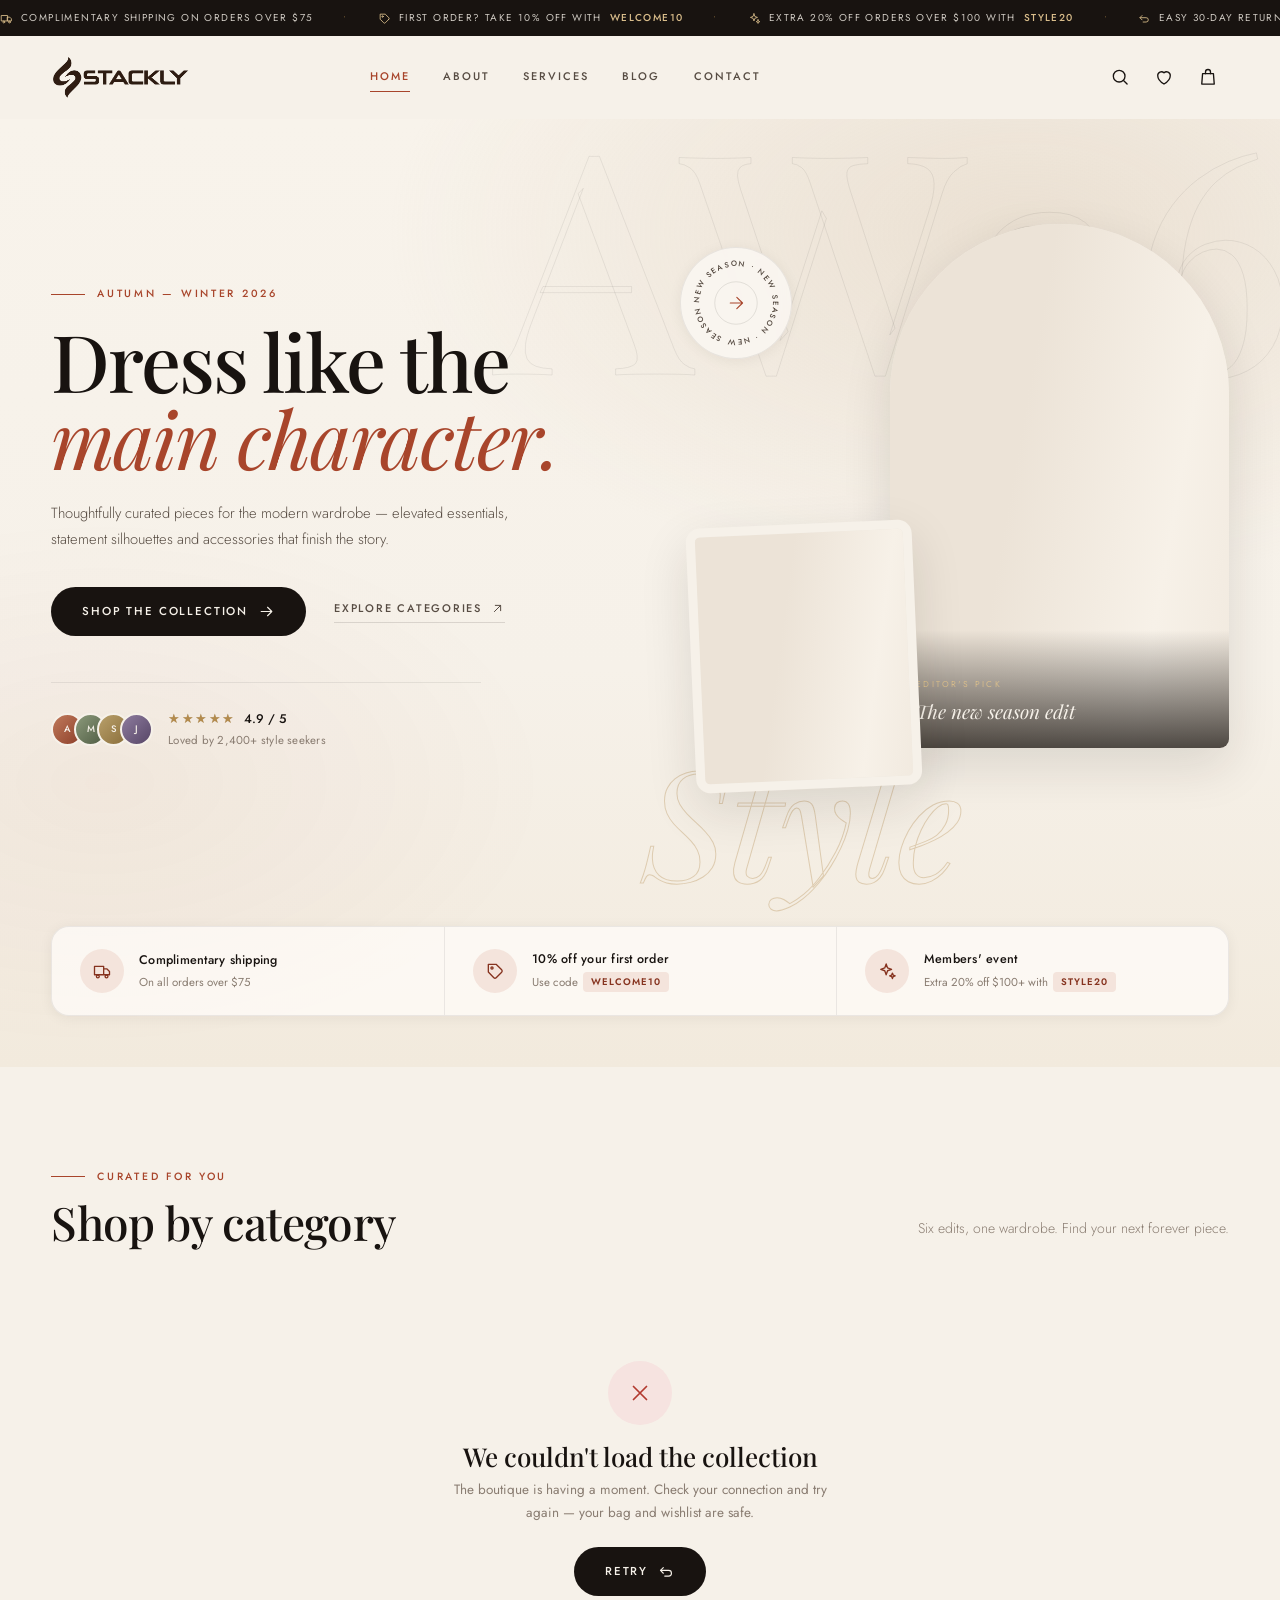
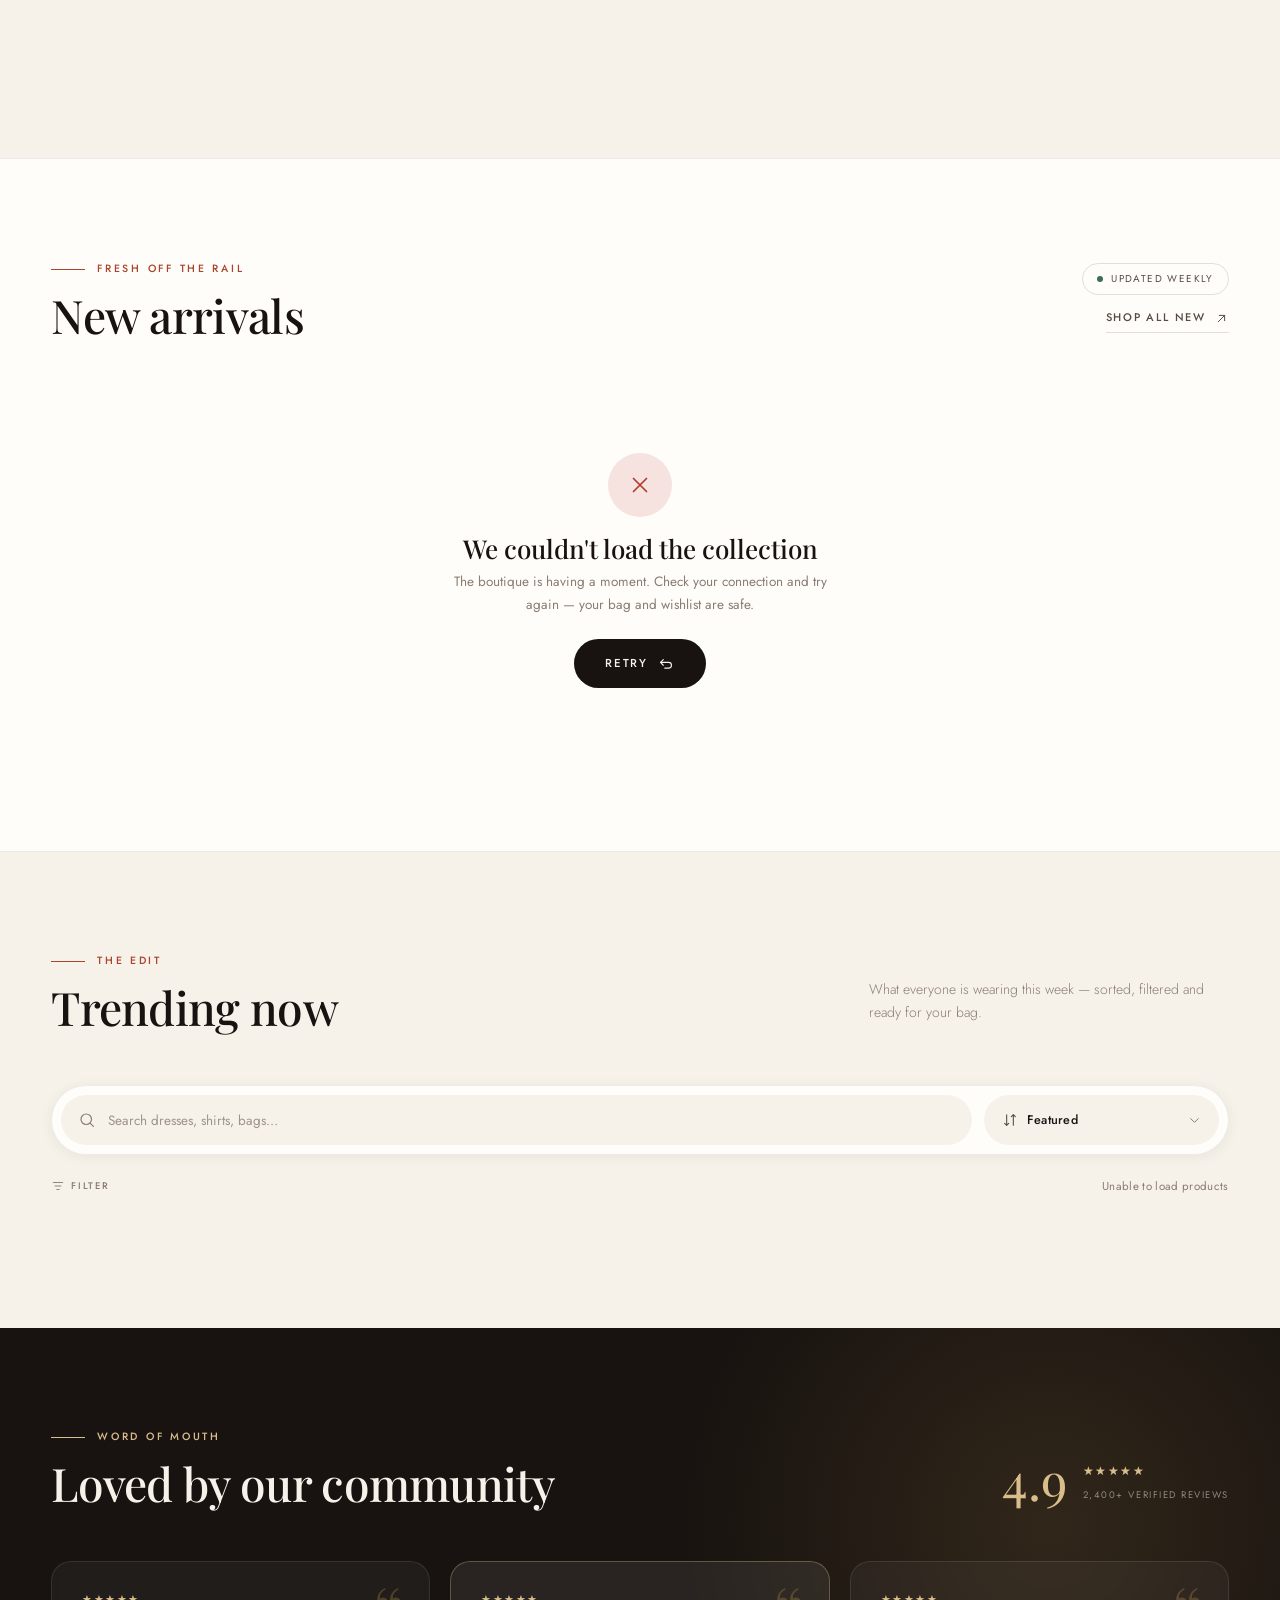
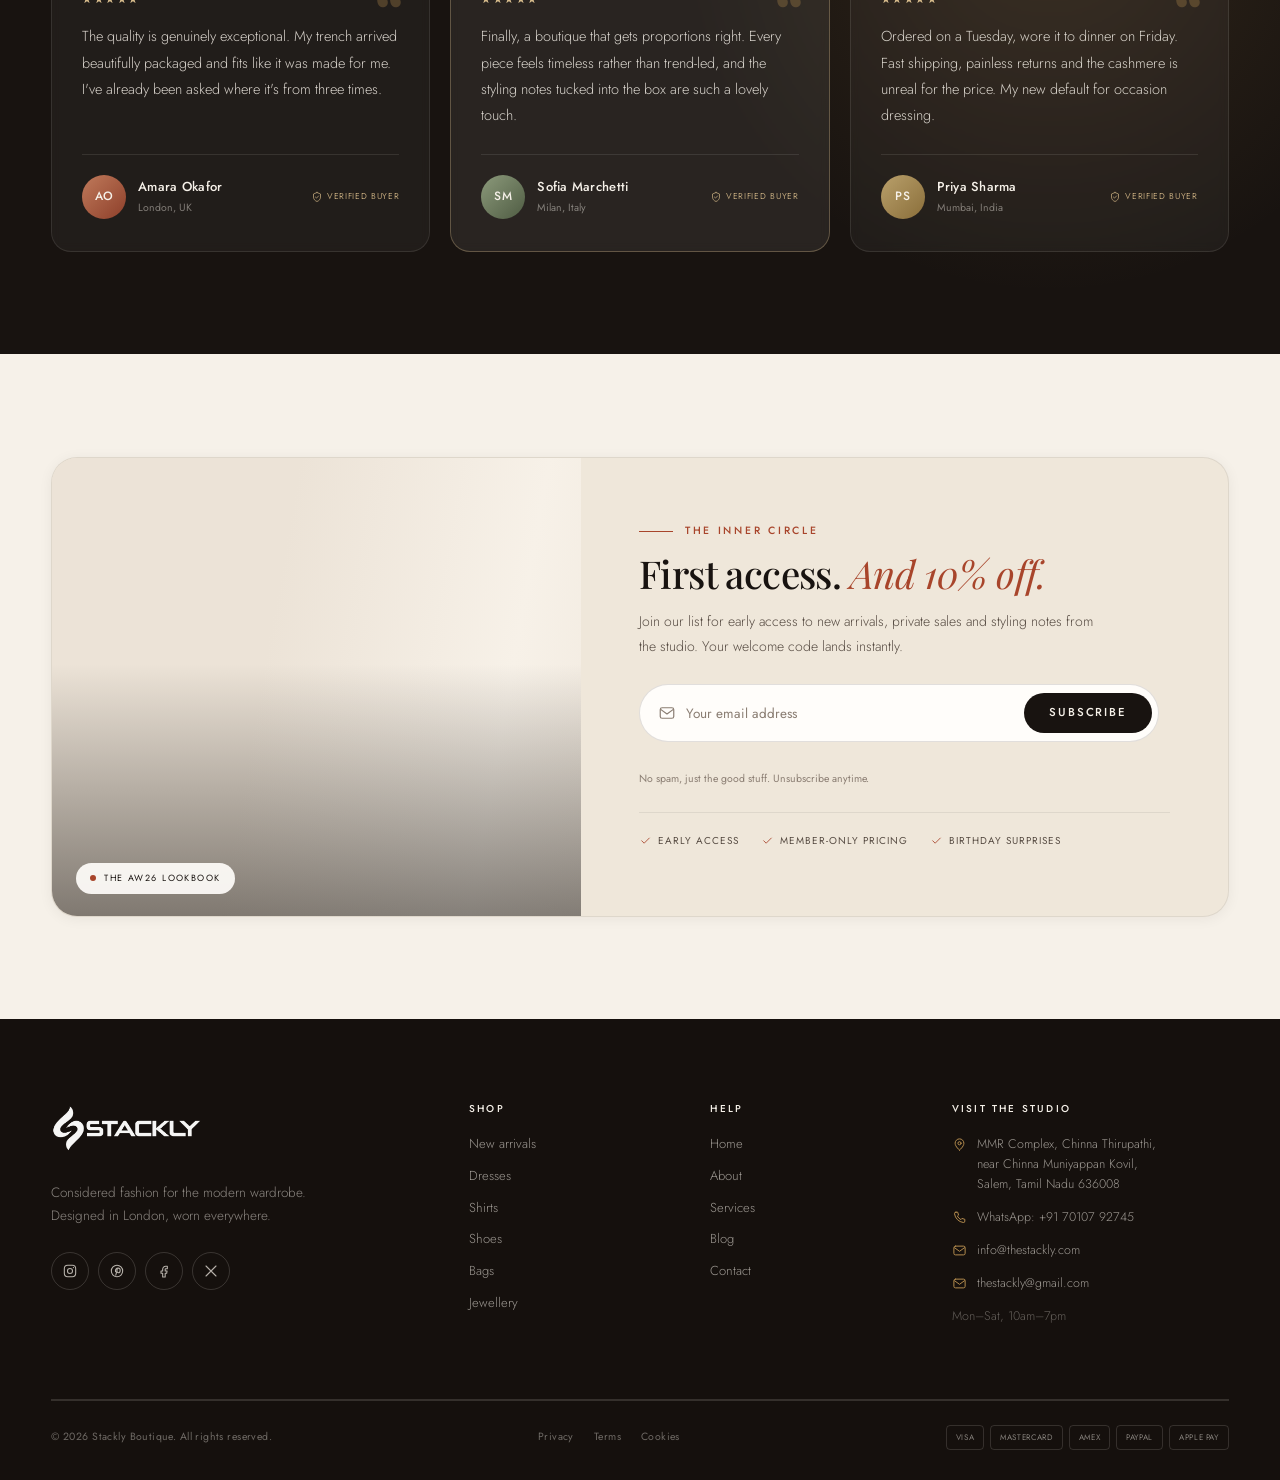
<file: index.html>
﻿<!DOCTYPE html>
<html lang="en">
<head>
  <meta charset="UTF-8">
  <meta name="viewport" content="width=device-width, initial-scale=1.0">
  <meta name="theme-color" content="#f6f1e9">
  <meta name="description" content="Stackly is a modern online fashion boutique — curated dresses, shirts, shoes, bags and jewellery for the contemporary wardrobe. Free shipping over $75.">
  <title>Stackly — Online Fashion &amp; Clothing Boutique</title>

  <link rel="icon" href="Assets/favicon.svg" type="image/svg+xml">
  <link rel="preconnect" href="https://fonts.googleapis.com">
  <link rel="preconnect" href="https://fonts.gstatic.com" crossorigin>
  <link href="https://fonts.googleapis.com/css2?family=Jost:ital,wght@0,300;0,400;0,500;0,600;1,400&family=Playfair+Display:ital,wght@0,400;0,500;0,600;0,700;1,400;1,500;1,600&display=swap" rel="stylesheet">
  <link rel="stylesheet" href="Assets/vendor/aos/aos.css">
  <link rel="stylesheet" href="css/style.css">
</head>
<body>

  <a class="skip-link" href="#main">Skip to content</a>

  <!-- ============ SVG ICON SPRITE ============ -->
  <svg xmlns="http://www.w3.org/2000/svg" class="svg-sprite" aria-hidden="true" focusable="false">
    <symbol id="i-search" viewBox="0 0 24 24"><circle cx="11" cy="11" r="7"/><path d="m16.5 16.5 4 4"/></symbol>
    <symbol id="i-bag" viewBox="0 0 24 24"><path d="M5.5 8h13l1 12.5h-15L5.5 8Z"/><path d="M9 8V6a3 3 0 0 1 6 0v2"/></symbol>
    <symbol id="i-heart" viewBox="0 0 24 24"><path d="M12 20.4S4.5 15.9 4.5 10.4A4.4 4.4 0 0 1 12 7a4.4 4.4 0 0 1 7.5 3.4c0 5.5-7.5 10-7.5 10Z"/></symbol>
    <symbol id="i-menu" viewBox="0 0 24 24"><path d="M4 7h16M4 12h16M4 17h10"/></symbol>
    <symbol id="i-close" viewBox="0 0 24 24"><path d="m6 6 12 12M18 6 6 18"/></symbol>
    <symbol id="i-arrow-right" viewBox="0 0 24 24"><path d="M4.5 12h15M13.5 6l6 6-6 6"/></symbol>
    <symbol id="i-arrow-up-right" viewBox="0 0 24 24"><path d="M7 17 17 7M8.5 7H17v8.5"/></symbol>
    <symbol id="i-star" viewBox="0 0 24 24"><path d="m12 3 2.75 5.65 6.25.9-4.5 4.4 1.06 6.2L12 17.2l-5.56 2.95 1.06-6.2L3 9.55l6.25-.9L12 3Z" fill="currentColor" stroke="none"/></symbol>
    <symbol id="i-plus" viewBox="0 0 24 24"><path d="M12 5v14M5 12h14"/></symbol>
    <symbol id="i-minus" viewBox="0 0 24 24"><path d="M5 12h14"/></symbol>
    <symbol id="i-trash" viewBox="0 0 24 24"><path d="M4 7h16M9 7V4.8h6V7M7 7l1 13h8l1-13M10 11v5M14 11v5"/></symbol>
    <symbol id="i-truck" viewBox="0 0 24 24"><path d="M3 6.5h11v10H3zM14 9.5h4l3 3v4h-7z"/><circle cx="7" cy="18.5" r="1.7"/><circle cx="17.4" cy="18.5" r="1.7"/></symbol>
    <symbol id="i-tag" viewBox="0 0 24 24"><path d="M20 13.4 13.4 20a2 2 0 0 1-2.8 0L4 13.3V4h9.3l6.7 6.6a2 2 0 0 1 0 2.8Z"/><circle cx="8.4" cy="8.4" r="1.3"/></symbol>
    <symbol id="i-sparkle" viewBox="0 0 24 24"><path d="M11 3.5l1.7 4.8L17.5 10l-4.8 1.7L11 16.5l-1.7-4.8L4.5 10l4.8-1.7L11 3.5Z"/><path d="M18.5 14.5l.9 2.4 2.4.9-2.4.9-.9 2.4-.9-2.4-2.4-.9 2.4-.9.9-2.4Z"/></symbol>
    <symbol id="i-shield" viewBox="0 0 24 24"><path d="M12 3l7 3v6c0 4.5-3 7.5-7 9-4-1.5-7-4.5-7-9V6l7-3Z"/><path d="m8.8 12 2.2 2.2 4.2-4.4"/></symbol>
    <symbol id="i-return" viewBox="0 0 24 24"><path d="M4 10.5h11a4 4 0 0 1 0 8H9.5"/><path d="m7.5 6.5-4 4 4 4"/></symbol>
    <symbol id="i-chevron-down" viewBox="0 0 24 24"><path d="m6 9 6 6 6-6"/></symbol>
    <symbol id="i-check" viewBox="0 0 24 24"><path d="m5 12.5 4.5 4.5L19 7.5"/></symbol>
    <symbol id="i-instagram" viewBox="0 0 24 24"><rect x="3.5" y="3.5" width="17" height="17" rx="5"/><circle cx="12" cy="12" r="3.8"/><circle cx="17.2" cy="6.9" r="1" fill="currentColor" stroke="none"/></symbol>
    <symbol id="i-facebook" viewBox="0 0 24 24"><path d="M14.5 8.5H17V5h-2.5A4.5 4.5 0 0 0 10 9.5V12H7.5v3.5H10V21h3.8v-5.5H16l.6-3.5h-2.8V9.4c0-.54.3-.9.7-.9Z"/></symbol>
    <symbol id="i-x" viewBox="0 0 24 24"><path d="M4.5 4.5 19.5 19.5M19.5 4.5 4.5 19.5"/></symbol>
    <symbol id="i-pinterest" viewBox="0 0 24 24"><circle cx="12" cy="12" r="8.5"/><path d="M10.2 18.2 12.4 9.6M9.8 13c-.7-3 1.2-5.3 3.8-5.3 2 0 3.2 1.2 3.2 3 0 2.2-1.2 4-2.9 4-1 0-1.7-.7-1.5-1.6"/></symbol>
    <symbol id="i-mail" viewBox="0 0 24 24"><rect x="3" y="5" width="18" height="14" rx="2.5"/><path d="m4 7.5 8 5.8 8-5.8"/></symbol>
    <symbol id="i-phone" viewBox="0 0 24 24"><path d="M6.2 3.5h2.9l1.4 4.7-1.9 1.5a12.2 12.2 0 0 0 5.7 5.7l1.5-1.9 4.7 1.4v2.9a2.2 2.2 0 0 1-2.4 2.2A16.4 16.4 0 0 1 4 6a2.2 2.2 0 0 1 2.2-2.5Z"/></symbol>
    <symbol id="i-pin" viewBox="0 0 24 24"><path d="M12 21s7-5.6 7-11a7 7 0 1 0-14 0c0 5.4 7 11 7 11Z"/><circle cx="12" cy="10" r="2.5"/></symbol>
    <symbol id="i-gift" viewBox="0 0 24 24"><rect x="3.5" y="8" width="17" height="4.2"/><path d="M5.5 12.2V20h13v-7.8M12 8v12M12 8c-1.8 0-3.7-.4-3.7-2.3C8.3 4 10.3 3.3 12 8ZM12 8c1.8 0 3.7-.4 3.7-2.3 0-1.7-2-2.4-3.7 2.3Z"/></symbol>
    <symbol id="i-card" viewBox="0 0 24 24"><rect x="3" y="5" width="18" height="14" rx="2.5"/><path d="M3 10h18M6.5 14.5h4"/></symbol>
    <symbol id="i-lock" viewBox="0 0 24 24"><rect x="5" y="10" width="14" height="10" rx="2.5"/><path d="M8.2 10V7.4a3.8 3.8 0 0 1 7.6 0V10"/></symbol>
    <symbol id="i-sort" viewBox="0 0 24 24"><path d="M7 4v16M4 17l3 3 3-3M17 20V4M14 7l3-3 3 3"/></symbol>
    <symbol id="i-filter" viewBox="0 0 24 24"><path d="M4 6h16M7 12h10M10 18h4"/></symbol>
  </svg>

  <!-- ============ ANNOUNCEMENT ============ -->
  <div class="announce">
    <div class="announce-track">
      <div class="announce-group">
        <span><svg class="icon"><use href="#i-truck"/></svg> Complimentary shipping on orders over $75</span>
        <span class="dot" aria-hidden="true">•</span>
        <span><svg class="icon"><use href="#i-tag"/></svg> First order? Take 10% off with <strong>WELCOME10</strong></span>
        <span class="dot" aria-hidden="true">•</span>
        <span><svg class="icon"><use href="#i-sparkle"/></svg> Extra 20% off orders over $100 with <strong>STYLE20</strong></span>
        <span class="dot" aria-hidden="true">•</span>
        <span><svg class="icon"><use href="#i-return"/></svg> Easy 30-day returns, always</span>
        <span class="dot" aria-hidden="true">•</span>
      </div>
      <div class="announce-group" aria-hidden="true">
        <span><svg class="icon"><use href="#i-truck"/></svg> Complimentary shipping on orders over $75</span>
        <span class="dot">•</span>
        <span><svg class="icon"><use href="#i-tag"/></svg> First order? Take 10% off with <strong>WELCOME10</strong></span>
        <span class="dot">•</span>
        <span><svg class="icon"><use href="#i-sparkle"/></svg> Extra 20% off orders over $100 with <strong>STYLE20</strong></span>
        <span class="dot">•</span>
        <span><svg class="icon"><use href="#i-return"/></svg> Easy 30-day returns, always</span>
        <span class="dot">•</span>
      </div>
    </div>
  </div>

  <!-- ============ HEADER ============ -->
  <header class="header" id="header">
    <div class="container header-inner">
      <button class="icon-btn header-menu-btn" id="menuBtn" aria-label="Open menu" aria-controls="mobileMenu" aria-expanded="false">
        <svg class="icon"><use href="#i-menu"/></svg>
      </button>

      <a href="#home" class="logo" aria-label="Stackly Boutique — home">
        <img class="logo-img" src="Assets/logo.webp" alt="" width="2170" height="725">
      </a>

      <nav class="main-nav" aria-label="Primary">
        <a href="#home" class="nav-link is-active">Home</a>
        <a href="#about" class="nav-link">About</a>
        <a href="#services" class="nav-link">Services</a>
        <a href="#blog" class="nav-link">Blog</a>
        <a href="#contact" class="nav-link">Contact</a>
      </nav>

      <div class="header-actions">
        <button class="icon-btn" id="searchBtn" aria-label="Search products" aria-controls="searchPanel" aria-expanded="false">
          <svg class="icon"><use href="#i-search"/></svg>
        </button>
        <button class="icon-btn badge-btn" id="wishBtn" aria-label="Open wishlist" aria-controls="wishDrawer" aria-expanded="false">
          <svg class="icon"><use href="#i-heart"/></svg>
          <span class="count-badge" id="wishCount" hidden>0</span>
        </button>
        <button class="icon-btn badge-btn" id="cartBtn" aria-label="Open shopping bag" aria-controls="cartDrawer" aria-expanded="false">
          <svg class="icon"><use href="#i-bag"/></svg>
          <span class="count-badge" id="cartCount" hidden>0</span>
        </button>
      </div>
    </div>
  </header>

  <main id="main">
    <!-- ============ HERO ============ -->
    <section class="hero" id="home">
      <div class="hero-watermark" aria-hidden="true">AW26</div>
      <div class="container hero-grid">
        <div class="hero-copy">
          <p class="eyebrow" data-aos="fade-up">
            <span class="eyebrow-line"></span> Autumn — Winter 2026
          </p>
          <h1 class="hero-title" data-aos="fade-up" data-aos-delay="60">
            Dress like the <em>main character.</em>
          </h1>
          <p class="hero-text" data-aos="fade-up" data-aos-delay="120">
            Thoughtfully curated pieces for the modern wardrobe — elevated essentials,
            statement silhouettes and accessories that finish the story.
          </p>
          <div class="hero-actions" data-aos="fade-up" data-aos-delay="180">
            <a href="#trending" class="btn btn-primary" data-scroll>
              Shop the collection
              <svg class="icon"><use href="#i-arrow-right"/></svg>
            </a>
            <a href="#categories" class="link-arrow" data-scroll>
              Explore categories
              <svg class="icon"><use href="#i-arrow-up-right"/></svg>
            </a>
          </div>
          <div class="hero-proof" data-aos="fade-up" data-aos-delay="240">
            <div class="avatar-stack" aria-hidden="true">
              <span class="avatar avatar-1">A</span>
              <span class="avatar avatar-2">M</span>
              <span class="avatar avatar-3">S</span>
              <span class="avatar avatar-4">J</span>
            </div>
            <div>
              <div class="hero-stars">
                <span class="stars" style="--rating:4.9" aria-hidden="true">★★★★★</span>
                <strong>4.9 / 5</strong>
              </div>
              <p>Loved by 2,400+ style seekers</p>
            </div>
          </div>
        </div>

        <div class="hero-visual" data-aos="fade-left" data-aos-delay="150">
          <div class="hero-ghost" aria-hidden="true">Style</div>

          <figure class="hero-frame hero-frame-main" id="heroMainFrame">
            <div class="img-shimmer" id="heroMainShimmer"></div>
            <img id="heroMainImg" alt="Editor's pick from the new season collection" loading="eager" decoding="async">
            <figcaption class="hero-caption">
              <span>Editor's pick</span>
              <em>The new season edit</em>
            </figcaption>
          </figure>

          <figure class="hero-frame hero-frame-small">
            <div class="img-shimmer" id="heroSmallShimmer"></div>
            <img id="heroSmallImg" alt="Accessory from the Stackly collection" loading="lazy" decoding="async">
          </figure>

          <button class="hero-pick" id="heroPick" type="button" hidden>
            <span class="hero-pick-label">Shoppable look</span>
            <span class="hero-pick-title" id="heroPickTitle"></span>
            <span class="hero-pick-price" id="heroPickPrice"></span>
            <span class="hero-pick-arrow"><svg class="icon"><use href="#i-arrow-up-right"/></svg></span>
          </button>

          <div class="hero-stamp" aria-hidden="true">
            <svg viewBox="0 0 120 120">
              <defs>
                <path id="stampPath" d="M60,60 m-45,0 a45,45 0 1,1 90,0 a45,45 0 1,1 -90,0"/>
              </defs>
              <text><textPath href="#stampPath" startOffset="0">NEW SEASON • NEW SEASON • NEW SEASON •</textPath></text>
              <circle cx="60" cy="60" r="26"></circle>
              <path d="M53 60h14M61 53l7 7-7 7"></path>
            </svg>
          </div>
        </div>
      </div>

      <!-- Offers / perks strip -->
      <div class="container">
        <div class="perks" data-aos="fade-up">
          <div class="perk">
            <span class="perk-icon"><svg class="icon"><use href="#i-truck"/></svg></span>
            <div><strong>Complimentary shipping</strong><p>On all orders over $75</p></div>
          </div>
          <div class="perk">
            <span class="perk-icon"><svg class="icon"><use href="#i-tag"/></svg></span>
            <div><strong>10% off your first order</strong><p>Use code <button class="code-chip" data-coupon="WELCOME10">WELCOME10</button></p></div>
          </div>
          <div class="perk">
            <span class="perk-icon"><svg class="icon"><use href="#i-sparkle"/></svg></span>
            <div><strong>Members' event</strong><p>Extra 20% off $100+ with <button class="code-chip" data-coupon="STYLE20">STYLE20</button></p></div>
          </div>
        </div>
      </div>
    </section>

    <!-- ============ FEATURED CATEGORIES ============ -->
    <section class="section categories-section" id="categories">
      <span class="section-anchor" id="services" aria-hidden="true"></span>
      <div class="container">
        <div class="section-head" data-aos="fade-up">
          <div>
            <p class="eyebrow"><span class="eyebrow-line"></span> Curated for you</p>
            <h2 class="section-title">Shop by category</h2>
          </div>
          <p class="section-note">Six edits, one wardrobe. Find your next forever piece.</p>
        </div>

        <div class="category-grid" id="categoriesGrid" aria-busy="true">
          <!-- injected by JS -->
        </div>
      </div>
    </section>

    <!-- ============ NEW ARRIVALS ============ -->
    <section class="section new-arrivals" id="new-arrivals">
      <div class="container">
        <div class="section-head" data-aos="fade-up">
          <div>
            <p class="eyebrow"><span class="eyebrow-line"></span> Fresh off the rail</p>
            <h2 class="section-title">New arrivals</h2>
          </div>
          <div class="section-head-side">
            <span class="pill"><span class="pulse-dot"></span> Updated weekly</span>
            <a href="#trending" class="link-arrow" data-filter-cat="all">
              Shop all new
              <svg class="icon"><use href="#i-arrow-up-right"/></svg>
            </a>
          </div>
        </div>

        <div class="product-grid product-grid--new" id="newArrivalsGrid" aria-busy="true" aria-live="polite">
          <!-- injected by JS -->
        </div>
      </div>
    </section>

    <!-- ============ TRENDING / SHOP ============ -->
    <section class="section trending" id="trending">
      <div class="container">
        <div class="section-head" data-aos="fade-up">
          <div>
            <p class="eyebrow"><span class="eyebrow-line"></span> The edit</p>
            <h2 class="section-title">Trending now</h2>
          </div>
          <p class="section-note">What everyone is wearing this week — sorted, filtered and ready for your bag.</p>
        </div>

        <div class="toolbar" data-aos="fade-up" data-aos-delay="60">
          <form class="search-field" id="trendingSearchForm" role="search">
            <svg class="icon"><use href="#i-search"/></svg>
            <input type="search" id="searchInput" placeholder="Search dresses, shirts, bags…" aria-label="Search products" autocomplete="off">
            <button type="button" class="search-clear" id="searchClear" aria-label="Clear search" hidden>
              <svg class="icon"><use href="#i-close"/></svg>
            </button>
          </form>

          <div class="sort-field">
            <svg class="icon"><use href="#i-sort"/></svg>
            <label for="sortSelect" class="sr-only">Sort products</label>
            <select id="sortSelect">
              <option value="featured">Featured</option>
              <option value="price-asc">Price: low to high</option>
              <option value="price-desc">Price: high to low</option>
              <option value="rating">Top rated</option>
              <option value="newest">Newest first</option>
              <option value="name">Name: A–Z</option>
            </select>
            <svg class="icon select-chevron"><use href="#i-chevron-down"/></svg>
          </div>
        </div>

        <div class="filter-row" data-aos="fade-up" data-aos-delay="80">
          <div class="chips-wrap">
            <span class="filter-label"><svg class="icon"><use href="#i-filter"/></svg> Filter</span>
            <div class="chips" id="categoryChips" role="group" aria-label="Filter by category"></div>
          </div>
          <p class="results-count" id="resultsCount" aria-live="polite">Loading pieces…</p>
        </div>

        <div class="product-grid product-grid--trending" id="trendingGrid" aria-busy="true" aria-live="polite">
          <!-- injected by JS -->
        </div>

        <div class="load-more-wrap" id="loadMoreWrap" hidden>
          <p class="load-more-progress" id="loadMoreProgress"></p>
          <button class="btn btn-outline btn-load" id="loadMoreBtn" type="button">
            <span id="loadMoreText">Load more pieces</span>
            <svg class="icon spin-icon" aria-hidden="true"><use href="#i-sparkle"/></svg>
          </button>
        </div>
      </div>
    </section>

    <!-- ============ TESTIMONIALS ============ -->
    <section class="section testimonials" id="testimonials">
      <span class="section-anchor" id="about" aria-hidden="true"></span>
      <div class="testimonial-glow" aria-hidden="true"></div>
      <div class="container">
        <div class="section-head section-head--light" data-aos="fade-up">
          <div>
            <p class="eyebrow"><span class="eyebrow-line"></span> Word of mouth</p>
            <h2 class="section-title">Loved by our community</h2>
          </div>
          <div class="rating-summary">
            <span class="rating-number">4.9</span>
            <div>
              <span class="stars" style="--rating:4.9" aria-hidden="true">★★★★★</span>
              <p>2,400+ verified reviews</p>
            </div>
          </div>
        </div>

        <div class="testimonial-grid">
          <article class="testimonial-card" data-aos="fade-up">
            <div class="quote-mark" aria-hidden="true">&ldquo;</div>
            <span class="stars" style="--rating:5" aria-label="5 out of 5 stars">★★★★★</span>
            <p class="testimonial-text">The quality is genuinely exceptional. My trench arrived beautifully packaged and fits like it was made for me. I've already been asked where it's from three times.</p>
            <div class="testimonial-author">
              <span class="avatar avatar-lg avatar-1">AO</span>
              <div>
                <strong>Amara Okafor</strong>
                <p>London, UK</p>
              </div>
              <span class="verified"><svg class="icon"><use href="#i-shield"/></svg> Verified buyer</span>
            </div>
          </article>

          <article class="testimonial-card testimonial-card--featured" data-aos="fade-up" data-aos-delay="80">
            <div class="quote-mark" aria-hidden="true">&ldquo;</div>
            <span class="stars" style="--rating:5" aria-label="5 out of 5 stars">★★★★★</span>
            <p class="testimonial-text">Finally, a boutique that gets proportions right. Every piece feels timeless rather than trend-led, and the styling notes tucked into the box are such a lovely touch.</p>
            <div class="testimonial-author">
              <span class="avatar avatar-lg avatar-2">SM</span>
              <div>
                <strong>Sofia Marchetti</strong>
                <p>Milan, Italy</p>
              </div>
              <span class="verified"><svg class="icon"><use href="#i-shield"/></svg> Verified buyer</span>
            </div>
          </article>

          <article class="testimonial-card" data-aos="fade-up" data-aos-delay="160">
            <div class="quote-mark" aria-hidden="true">&ldquo;</div>
            <span class="stars" style="--rating:4.5" aria-label="4.5 out of 5 stars">★★★★★</span>
            <p class="testimonial-text">Ordered on a Tuesday, wore it to dinner on Friday. Fast shipping, painless returns and the cashmere is unreal for the price. My new default for occasion dressing.</p>
            <div class="testimonial-author">
              <span class="avatar avatar-lg avatar-3">PS</span>
              <div>
                <strong>Priya Sharma</strong>
                <p>Mumbai, India</p>
              </div>
              <span class="verified"><svg class="icon"><use href="#i-shield"/></svg> Verified buyer</span>
            </div>
          </article>
        </div>
      </div>
    </section>

    <!-- ============ NEWSLETTER ============ -->
    <section class="section newsletter-section" id="newsletter">
      <span class="section-anchor" id="blog" aria-hidden="true"></span>
      <div class="container">
        <div class="newsletter" data-aos="fade-up">
          <div class="newsletter-media">
            <div class="img-shimmer" id="nlShimmer"></div>
            <img id="newsletterImg" alt="A look from the Stackly new season collection" loading="lazy" decoding="async">
            <div class="newsletter-media-tag">
              <span class="tag-dot"></span> The AW26 lookbook
            </div>
          </div>
          <div class="newsletter-body">
            <p class="eyebrow"><span class="eyebrow-line"></span> The inner circle</p>
            <h2 class="section-title">First access. <em>And 10% off.</em></h2>
            <p class="newsletter-copy">Join our list for early access to new arrivals, private sales and styling notes from the studio. Your welcome code lands instantly.</p>
            <form class="newsletter-form" id="newsletterForm" novalidate>
              <div class="newsletter-input-wrap">
                <svg class="icon"><use href="#i-mail"/></svg>
                <input type="email" id="newsletterEmail" name="email" placeholder="Your email address" aria-label="Email address" required autocomplete="email">
                <button type="submit" class="btn btn-primary">Subscribe</button>
              </div>
              <p class="form-msg" id="newsletterMsg" role="status"></p>
            </form>
            <p class="newsletter-fine">No spam, just the good stuff. Unsubscribe anytime.</p>
            <ul class="newsletter-perks">
              <li><svg class="icon"><use href="#i-check"/></svg> Early access</li>
              <li><svg class="icon"><use href="#i-check"/></svg> Member-only pricing</li>
              <li><svg class="icon"><use href="#i-check"/></svg> Birthday surprises</li>
            </ul>
          </div>
        </div>
      </div>
    </section>
  </main>

  <!-- ============ FOOTER ============ -->
  <footer class="footer" id="contact">
    <div class="container">
      <div class="footer-top">
        <div class="footer-brand">
          <a href="#home" class="logo logo--light" aria-label="Stackly Boutique — home">
            <img class="logo-img" src="Assets/logo.webp" alt="" width="2170" height="725">
          </a>
          <p>Considered fashion for the modern wardrobe. Designed in London, worn everywhere.</p>
          <div class="socials">
            <a href="404.html" aria-label="Instagram" class="social-link"><svg class="icon"><use href="#i-instagram"/></svg></a>
            <a href="404.html" aria-label="Pinterest" class="social-link"><svg class="icon"><use href="#i-pinterest"/></svg></a>
            <a href="404.html" aria-label="Facebook" class="social-link"><svg class="icon"><use href="#i-facebook"/></svg></a>
            <a href="404.html" aria-label="X" class="social-link"><svg class="icon"><use href="#i-x"/></svg></a>
          </div>
        </div>

        <nav class="footer-col" aria-label="Shop">
          <h3>Shop</h3>
          <a href="404.html" data-filter-cat="all">New arrivals</a>
          <a href="404.html" data-filter-cat="womens-dresses">Dresses</a>
          <a href="404.html" data-filter-cat="mens-shirts">Shirts</a>
          <a href="404.html" data-filter-cat="womens-shoes">Shoes</a>
          <a href="404.html" data-filter-cat="womens-bags">Bags</a>
          <a href="404.html" data-filter-cat="womens-jewellery">Jewellery</a>
        </nav>

        <nav class="footer-col" aria-label="Help">
          <h3>Help</h3>
          <a href="#home">Home</a>
          <a href="#about">About</a>
          <a href="#services">Services</a>
          <a href="#blog">Blog</a>
          <a href="#contact">Contact</a>
        </nav>

        <div class="footer-col footer-visit">
          <h3>Visit the studio</h3>
          <p><svg class="icon"><use href="#i-pin"/></svg> MMR Complex, Chinna Thirupathi,<br>near Chinna Muniyappan Kovil,<br>Salem, Tamil Nadu 636008</p>
          <p><svg class="icon"><use href="#i-phone"/></svg> <a href="404.html" target="_blank" rel="noopener">WhatsApp: +91 70107 92745</a></p>
          <p><svg class="icon"><use href="#i-mail"/></svg> <a href="404.html">info@thestackly.com</a></p>
          <p><svg class="icon"><use href="#i-mail"/></svg> <a href="404.html">thestackly@gmail.com</a></p>
          <p class="muted">Mon–Sat, 10am–7pm</p>
        </div>
      </div>

      

      <div class="footer-bottom">
        <p>&copy; <span id="year">2026</span> Stackly Boutique. All rights reserved.</p>
        <div class="footer-legal">
          <a href="404.html">Privacy</a>
          <a href="404.html">Terms</a>
          <a href="404.html">Cookies</a>
        </div>
        <div class="payments" aria-label="Accepted payment methods">
          <span>VISA</span><span>Mastercard</span><span>AMEX</span><span>PayPal</span><span>Apple&nbsp;Pay</span>
        </div>
      </div>
    </div>
  </footer>

  <!-- ============ SEARCH OVERLAY ============ -->
  <div class="search-panel" id="searchPanel" aria-hidden="true">
    <div class="search-panel-inner container">
      <div class="search-panel-head">
        <p class="search-kicker">Find your next favourite</p>
        <button class="icon-btn" id="searchClose" aria-label="Close search">
          <svg class="icon"><use href="#i-close"/></svg>
        </button>
      </div>
      <form class="search-big" id="searchForm" role="search">
        <svg class="icon"><use href="#i-search"/></svg>
        <input type="search" id="overlaySearchInput" placeholder="Search for dresses, knitwear, bags…" aria-label="Search the boutique" autocomplete="off">
        <button type="submit" class="btn btn-primary">Search</button>
      </form>
      <div class="search-suggest">
        <p>Popular searches</p>
        <div class="chips">
          <button class="chip" data-search-chip="dress">Dresses</button>
          <button class="chip" data-search-chip="shirt">Shirts</button>
          <button class="chip" data-search-chip="bag">Bags</button>
          <button class="chip" data-search-chip="watch">Watches</button>
          <button class="chip" data-search-chip="shoe">Shoes</button>
          <button class="chip" data-search-chip="jewellery">Jewellery</button>
        </div>
      </div>
    </div>
  </div>

  <!-- ============ MOBILE MENU ============ -->
  <div class="drawer drawer--menu" id="mobileMenu" aria-hidden="true">
    <div class="drawer-scrim" data-close-layer></div>
    <aside class="drawer-panel" role="dialog" aria-modal="true" aria-labelledby="menuTitle">
      <div class="drawer-head">
        <span class="drawer-title" id="menuTitle">Menu</span>
        <button class="icon-btn" id="mobileMenuClose" aria-label="Close menu">
          <svg class="icon"><use href="#i-close"/></svg>
        </button>
      </div>
      <div class="drawer-body menu-body">
        <nav class="menu-nav" aria-label="Mobile primary">
          <a href="#home" data-menu-link><span>01</span> Home</a>
          <a href="#about" data-menu-link><span>02</span> About</a>
          <a href="#services" data-menu-link><span>03</span> Services</a>
          <a href="#blog" data-menu-link><span>04</span> Blog</a>
          <a href="#contact" data-menu-link><span>05</span> Contact</a>
        </nav>
        <div class="menu-cats">
          <p class="menu-label">Shop by category</p>
          <div class="chips chips--menu" id="menuCategoryChips"></div>
        </div>
        <div class="menu-foot">
          <p><svg class="icon"><use href="#i-truck"/></svg> Free shipping over $75</p>
          <p><svg class="icon"><use href="#i-return"/></svg> 30-day easy returns</p>
          <div class="socials">
            <a href="#" aria-label="Instagram" class="social-link"><svg class="icon"><use href="#i-instagram"/></svg></a>
            <a href="#" aria-label="Pinterest" class="social-link"><svg class="icon"><use href="#i-pinterest"/></svg></a>
            <a href="#" aria-label="Facebook" class="social-link"><svg class="icon"><use href="#i-facebook"/></svg></a>
            <a href="#" aria-label="X" class="social-link"><svg class="icon"><use href="#i-x"/></svg></a>
          </div>
        </div>
      </div>
    </aside>
  </div>

  <!-- ============ CART DRAWER ============ -->
  <div class="drawer drawer--right" id="cartDrawer" aria-hidden="true">
    <div class="drawer-scrim" data-close-layer></div>
    <aside class="drawer-panel" role="dialog" aria-modal="true" aria-labelledby="cartTitle">
      <div class="drawer-head">
        <div>
          <span class="drawer-title" id="cartTitle">Your bag</span>
          <span class="drawer-sub" id="cartHeadingCount">0 items</span>
        </div>
        <button class="icon-btn" data-close-cart aria-label="Close bag">
          <svg class="icon"><use href="#i-close"/></svg>
        </button>
      </div>

      <div class="ship-meter" id="shipMeter">
        <p id="shipProgressText">Add $75.00 more for complimentary shipping</p>
        <div class="ship-bar"><span id="shipProgress"></span></div>
      </div>

      <div class="drawer-body">
        <div class="cart-items" id="cartItems"></div>
        <div class="drawer-empty" id="cartEmpty">
          <span class="empty-icon"><svg class="icon"><use href="#i-bag"/></svg></span>
          <h3>Your bag is empty</h3>
          <p>Beautiful things are waiting. Start with the new season edit.</p>
          <button class="btn btn-primary" data-close-cart data-goto="#trending">Start shopping</button>
        </div>
      </div>

      <div class="drawer-foot" id="cartFooter" hidden>
        <div class="coupon-box">
          <form class="coupon-form" id="couponForm" novalidate>
            <svg class="icon"><use href="#i-tag"/></svg>
            <input type="text" id="couponInput" placeholder="Coupon code" aria-label="Coupon code" autocomplete="off">
            <button type="submit" class="coupon-btn" id="couponApplyBtn">Apply</button>
          </form>
          <div class="coupon-applied" id="couponApplied" hidden>
            <span><svg class="icon"><use href="#i-check"/></svg> <strong id="couponAppliedCode"></strong> applied</span>
            <button type="button" id="couponRemove">Remove</button>
          </div>
          <p class="coupon-msg" id="couponMsg" role="status"></p>
          <div class="coupon-hints" id="couponHints">
            <button type="button" class="code-chip" data-coupon="WELCOME10">WELCOME10</button>
            <button type="button" class="code-chip" data-coupon="STYLE20">STYLE20</button>
            <button type="button" class="code-chip" data-coupon="FREESHIP">FREESHIP</button>
          </div>
        </div>

        <dl class="totals">
          <div><dt>Subtotal</dt><dd id="cartSubtotal">$0.00</dd></div>
          <div class="discount-row" id="discountRow" hidden><dt>Discount <span id="discountLabel"></span></dt><dd id="cartDiscount">−$0.00</dd></div>
          <div><dt>Shipping</dt><dd id="cartShipping">—</dd></div>
          <div class="grand"><dt>Total</dt><dd id="cartTotal">$0.00</dd></div>
        </dl>

        <button class="btn btn-primary btn-block" id="checkoutBtn" type="button">
          Proceed to checkout
          <svg class="icon"><use href="#i-arrow-right"/></svg>
        </button>
        <p class="drawer-secure"><svg class="icon"><use href="#i-lock"/></svg> Secure checkout · Free returns within 30 days</p>
      </div>
    </aside>
  </div>

  <!-- ============ WISHLIST DRAWER ============ -->
  <div class="drawer drawer--right" id="wishDrawer" aria-hidden="true">
    <div class="drawer-scrim" data-close-layer></div>
    <aside class="drawer-panel" role="dialog" aria-modal="true" aria-labelledby="wishTitle">
      <div class="drawer-head">
        <div>
          <span class="drawer-title" id="wishTitle">Wishlist</span>
          <span class="drawer-sub" id="wishHeadingCount">0 saved pieces</span>
        </div>
        <button class="icon-btn" data-close-wish aria-label="Close wishlist">
          <svg class="icon"><use href="#i-close"/></svg>
        </button>
      </div>
      <div class="drawer-body">
        <div class="wish-items" id="wishItems"></div>
        <div class="drawer-empty" id="wishEmpty">
          <span class="empty-icon"><svg class="icon"><use href="#i-heart"/></svg></span>
          <h3>Nothing saved yet</h3>
          <p>Tap the heart on any piece to keep it here for later.</p>
          <button class="btn btn-primary" data-close-wish data-goto="#trending">Discover pieces</button>
        </div>
      </div>
      <div class="drawer-foot wish-foot" id="wishFooter" hidden>
        <p class="wish-note"><svg class="icon"><use href="#i-heart"/></svg> Saved to this device — sign in soon to sync across devices.</p>
      </div>
    </aside>
  </div>

  <!-- ============ PRODUCT MODAL ============ -->
  <div class="modal" id="productModal" aria-hidden="true">
    <div class="modal-card product-modal-card" role="dialog" aria-modal="true" aria-labelledby="pmTitle">
      <button class="modal-close icon-btn" data-close-product aria-label="Close product details">
        <svg class="icon"><use href="#i-close"/></svg>
      </button>
      <div class="product-modal">
        <div class="pm-gallery">
          <div class="pm-main">
            <img id="pmMainImg" alt="">
            <span class="badge badge-sale" id="pmBadge" hidden></span>
          </div>
          <div class="pm-thumbs" id="pmThumbs"></div>
        </div>
        <div class="pm-info">
          <p class="pm-cat" id="pmCategory">Category</p>
          <h2 class="pm-title" id="pmTitle">Product title</h2>
          <div class="pm-rating">
            <span class="stars" id="pmStars" style="--rating:4.5" aria-hidden="true">★★★★★</span>
            <span id="pmRating">4.5</span>
            <span class="pm-reviews" id="pmStock">In stock</span>
          </div>
          <div class="pm-price-row">
            <span class="pm-price" id="pmPrice">$0.00</span>
            <s class="pm-old" id="pmOld"></s>
            <span class="badge badge-sale" id="pmDiscount" hidden></span>
          </div>
          <p class="pm-desc" id="pmDesc"></p>

          <div class="pm-option" id="pmSizeWrap">
            <div class="pm-option-head"><span>Select size</span><button type="button" class="size-guide" id="sizeGuideBtn">Size guide</button></div>
            <div class="size-options" id="pmSizes" role="group" aria-label="Select size"></div>
          </div>

          <div class="pm-buy">
            <div class="qty-stepper" aria-label="Quantity">
              <button type="button" id="pmQtyMinus" aria-label="Decrease quantity"><svg class="icon"><use href="#i-minus"/></svg></button>
              <span id="pmQty">1</span>
              <button type="button" id="pmQtyPlus" aria-label="Increase quantity"><svg class="icon"><use href="#i-plus"/></svg></button>
            </div>
            <button class="btn btn-primary pm-add" id="pmAdd" type="button">
              <svg class="icon"><use href="#i-bag"/></svg>
              Add to bag
            </button>
            <button class="icon-btn pm-wish" id="pmWish" type="button" aria-label="Save to wishlist" aria-pressed="false">
              <svg class="icon"><use href="#i-heart"/></svg>
            </button>
          </div>

          <ul class="pm-meta">
            <li><svg class="icon"><use href="#i-truck"/></svg> Free shipping over $75</li>
            <li><svg class="icon"><use href="#i-return"/></svg> 30-day returns</li>
            <li><svg class="icon"><use href="#i-shield"/></svg> Secure payment</li>
          </ul>
        </div>
      </div>
    </div>
  </div>

  <!-- ============ CHECKOUT MODAL ============ -->
  <div class="modal" id="checkoutModal" aria-hidden="true">
    <div class="modal-card checkout-card" role="dialog" aria-modal="true" aria-labelledby="checkoutTitle">
      <button class="modal-close icon-btn" data-close-checkout aria-label="Close checkout">
        <svg class="icon"><use href="#i-close"/></svg>
      </button>
      <div class="checkout-head">
        <p class="eyebrow"><span class="eyebrow-line"></span> Almost yours</p>
        <h2 class="section-title" id="checkoutTitle">Checkout</h2>
      </div>
      <div class="checkout-grid">
        <form class="checkout-form" id="checkoutForm" novalidate>
          <h3>Contact details</h3>
          <div class="field-row">
            <label class="field">
              <span>Full name</span>
              <input type="text" name="name" id="coName" required autocomplete="name" placeholder="Alex Morgan">
              <em class="field-error"></em>
            </label>
            <label class="field">
              <span>Email address</span>
              <input type="email" name="email" id="coEmail" required autocomplete="email" placeholder="alex@email.com">
              <em class="field-error"></em>
            </label>
          </div>
          <div class="field-row">
            <label class="field">
              <span>Phone</span>
              <input type="tel" name="phone" id="coPhone" required autocomplete="tel" placeholder="+91 98765 43210">
              <em class="field-error"></em>
            </label>
            <label class="field">
              <span>City</span>
              <input type="text" name="city" id="coCity" required autocomplete="address-level2" placeholder="Salem">
              <em class="field-error"></em>
            </label>
          </div>
          <label class="field">
            <span>Delivery address</span>
            <input type="text" name="address" id="coAddress" required autocomplete="street-address" placeholder="12, MMR Complex, Chinna Thirupathi">
            <em class="field-error"></em>
          </label>
          <div class="field-row">
            <label class="field">
              <span>Postcode / ZIP</span>
              <input type="text" name="zip" id="coZip" required autocomplete="postal-code" placeholder="636008">
              <em class="field-error"></em>
            </label>
            <label class="field">
              <span>Country</span>
              <select name="country" id="coCountry" required autocomplete="country-name">
                <option value="India">India</option>
                <option value="United Kingdom">United Kingdom</option>
                <option value="United States">United States</option>
                <option value="India">India</option>
                <option value="Italy">Italy</option>
                <option value="France">France</option>
                <option value="Germany">Germany</option>
                <option value="Australia">Australia</option>
                <option value="Canada">Canada</option>
              </select>
              <em class="field-error"></em>
            </label>
          </div>
          <label class="field">
            <span>Order notes <small>(optional)</small></span>
            <input type="text" name="notes" id="coNotes" placeholder="Gift wrap, delivery instructions…">
          </label>

          <h3>Payment</h3>
          <div class="pay-options">
            <label class="pay-option">
              <input type="radio" name="payment" value="Card" checked>
              <span class="pay-card"><svg class="icon"><use href="#i-card"/></svg> Credit / Debit card</span>
              <span class="pay-check"><svg class="icon"><use href="#i-check"/></svg></span>
            </label>
            <label class="pay-option">
              <input type="radio" name="payment" value="Cash on delivery">
              <span class="pay-card"><svg class="icon"><use href="#i-bag"/></svg> Cash on delivery</span>
              <span class="pay-check"><svg class="icon"><use href="#i-check"/></svg></span>
            </label>
          </div>
          <p class="checkout-demo"><svg class="icon"><use href="#i-lock"/></svg> Demo checkout — no real payment is processed.</p>

          <button class="btn btn-primary btn-block" type="submit" id="placeOrderBtn">
            Place order
            <svg class="icon"><use href="#i-lock"/></svg>
          </button>
        </form>

        <aside class="checkout-summary" aria-label="Order summary">
          <h3>Order summary</h3>
          <div class="co-items" id="coItems"></div>
          <dl class="totals totals--checkout">
            <div><dt>Subtotal</dt><dd id="coSubtotal">$0.00</dd></div>
            <div class="discount-row" id="coDiscountRow" hidden><dt>Discount</dt><dd id="coDiscount">−$0.00</dd></div>
            <div><dt>Shipping</dt><dd id="coShipping">—</dd></div>
            <div class="grand"><dt>Total</dt><dd id="coTotal">$0.00</dd></div>
          </dl>
          <p class="co-note"><svg class="icon"><use href="#i-truck"/></svg> Estimated delivery: <strong id="coEta">3–5 business days</strong></p>
        </aside>
      </div>
    </div>
  </div>

  <!-- ============ ORDER CONFIRMATION MODAL ============ -->
  <div class="modal" id="orderModal" aria-hidden="true">
    <div class="modal-card order-card" role="dialog" aria-modal="true" aria-labelledby="orderTitle">
      <div class="order-check" aria-hidden="true"><svg class="icon"><use href="#i-check"/></svg></div>
      <p class="eyebrow">Order confirmed</p>
      <h2 class="section-title" id="orderTitle">Thank you — it's yours.</h2>
      <p class="order-copy">We've received your order and sent a confirmation to <strong id="orderEmail">you</strong>. Your pieces will be packed with care and dispatched shortly.</p>

      <div class="order-receipt">
        <div class="receipt-row"><span>Order number</span><strong id="orderNumber">STK-000000</strong></div>
        <div class="receipt-row"><span>Estimated delivery</span><strong id="orderEta">3–5 business days</strong></div>
        <div class="receipt-row"><span>Payment</span><strong id="orderPayment">Card</strong></div>
        <div class="order-items" id="orderItems"></div>
        <div class="receipt-row receipt-total"><span>Total paid</span><strong id="orderTotal">$0.00</strong></div>
      </div>

      <button class="btn btn-primary btn-block" id="orderContinue" type="button">
        Continue shopping
        <svg class="icon"><use href="#i-arrow-right"/></svg>
      </button>
      <p class="order-fine">A copy of your receipt is saved in this browser. Demo order — no payment was taken.</p>
    </div>
  </div>

  <!-- ============ SIZE GUIDE MODAL ============ -->
  <div class="modal" id="sizeModal" aria-hidden="true">
    <div class="modal-card size-card" role="dialog" aria-modal="true" aria-labelledby="sizeTitle">
      <button class="modal-close icon-btn" data-close-size aria-label="Close size guide">
        <svg class="icon"><use href="#i-close"/></svg>
      </button>
      <p class="eyebrow">Fit notes</p>
      <h2 class="section-title" id="sizeTitle">Size guide</h2>
      <div class="size-table-wrap">
        <table class="size-table">
          <thead><tr><th>Size</th><th>UK</th><th>US</th><th>EU</th><th>Bust (cm)</th><th>Waist (cm)</th></tr></thead>
          <tbody>
            <tr><td>XS</td><td>6</td><td>2</td><td>34</td><td>80–84</td><td>62–66</td></tr>
            <tr><td>S</td><td>8</td><td>4</td><td>36</td><td>85–89</td><td>67–71</td></tr>
            <tr><td>M</td><td>10</td><td>6</td><td>38</td><td>90–94</td><td>72–76</td></tr>
            <tr><td>L</td><td>12</td><td>8</td><td>40</td><td>95–99</td><td>77–81</td></tr>
            <tr><td>XL</td><td>14</td><td>10</td><td>42</td><td>100–104</td><td>82–86</td></tr>
          </tbody>
        </table>
      </div>
      <p class="size-note">Between sizes? We recommend sizing up for a relaxed fit. Shoes follow standard EU sizing.</p>
    </div>
  </div>

  <!-- ============ TOAST ============ -->
  <div class="toast" id="toast" role="status" aria-live="polite">
    <span class="toast-icon"><svg class="icon"><use href="#i-check"/></svg></span>
    <span id="toastText">Added to bag</span>
    <button class="toast-action" id="toastAction" type="button" hidden>View bag</button>
  </div>

  <script src="Assets/vendor/aos/aos.js"></script>
  <script src="js/script.js"></script>
</body>
</html>
</file>
<file: css/style.css>
/* ==========================================================================
   STACKLY — Online Fashion & Clothing Boutique
   Part 1: tokens, reset, utilities, buttons, header, announcement
   ========================================================================== */

:root {
  --ink: #181310;
  --ink-2: #241d18;
  --ink-soft: #574c43;
  --muted: #8a7d72;
  --cream: #f6f1e9;
  --paper: #fffdfa;
  --sand: #ece2d5;
  --sand-deep: #ddcdb9;
  --accent: #a8452b;
  --accent-dark: #86331f;
  --accent-soft: #f4e4dc;
  --gold: #b38b4d;
  --gold-light: #d9bd8b;
  --success: #3c6e52;
  --success-soft: #eaf1ec;
  --danger: #b23a2f;
  --line: rgba(24, 19, 16, 0.13);
  --line-soft: rgba(24, 19, 16, 0.075);
  --line-light: rgba(246, 241, 233, 0.14);
  --radius: 16px;
  --radius-lg: 26px;
  --shadow-sm: 0 2px 14px rgba(30, 22, 14, 0.06);
  --shadow-md: 0 18px 50px rgba(30, 22, 14, 0.12);
  --shadow-lg: 0 34px 90px rgba(20, 14, 9, 0.24);
  --font-display: "Playfair Display", Georgia, "Times New Roman", serif;
  --font-body: "Jost", "Segoe UI", Arial, sans-serif;
  --ease: cubic-bezier(0.22, 0.61, 0.36, 1);
  --container: 1320px;
  --header-h: 82px;
  --media-bg: #f0e9df;
}

*, *::before, *::after { box-sizing: border-box; }

html {
  scroll-behavior: smooth;
  scroll-padding-top: 110px;
  -webkit-text-size-adjust: 100%;
}

body {
  margin: 0;
  font-family: var(--font-body);
  font-size: 16px;
  font-weight: 400;
  line-height: 1.6;
  color: var(--ink);
  background: var(--cream);
  overflow-x: hidden;
  -webkit-font-smoothing: antialiased;
  -moz-osx-font-smoothing: grayscale;
}
body.no-scroll { overflow: hidden; }

h1, h2, h3, h4, h5, h6 {
  margin: 0;
  font-family: var(--font-display);
  font-weight: 500;
  line-height: 1.1;
  color: inherit;
}
p { margin: 0; }
img { max-width: 100%; display: block; }
a { color: inherit; text-decoration: none; }
button { font-family: inherit; color: inherit; }
ul, ol { margin: 0; padding: 0; list-style: none; }
svg { display: block; }
[hidden] { display: none !important; }
::selection { background: var(--accent); color: var(--cream); }
:focus-visible { outline: 2px solid var(--accent); outline-offset: 3px; }

.container { width: min(var(--container), 92vw); margin-inline: auto; }
.section-anchor { display: block; height: 1px; margin-bottom: -1px; }
.svg-sprite { position: absolute; width: 0; height: 0; overflow: hidden; }

.icon {
  width: 20px;
  height: 20px;
  flex: none;
  fill: none;
  stroke: currentColor;
  stroke-width: 1.6;
  stroke-linecap: round;
  stroke-linejoin: round;
}

.sr-only {
  position: absolute !important;
  width: 1px; height: 1px;
  padding: 0; margin: -1px;
  overflow: hidden;
  clip: rect(0 0 0 0);
  white-space: nowrap;
  border: 0;
}

.skip-link {
  position: fixed;
  top: -100px;
  left: 16px;
  z-index: 300;
  padding: 12px 20px;
  background: var(--ink);
  color: var(--cream);
  border-radius: 999px;
  font-size: 12px;
  letter-spacing: 0.1em;
  text-transform: uppercase;
  transition: top 0.3s var(--ease);
}
.skip-link:focus { top: 14px; }

.eyebrow {
  display: flex;
  align-items: center;
  gap: 12px;
  font-size: 10.5px;
  font-weight: 500;
  letter-spacing: 0.26em;
  text-transform: uppercase;
  color: var(--accent);
  line-height: 1.4;
}
.eyebrow-line {
  display: inline-block;
  width: 34px;
  height: 1px;
  background: currentColor;
  flex: none;
}

.section { position: relative; padding-block: clamp(66px, 8vw, 116px); }
.section-head {
  display: flex;
  align-items: flex-end;
  justify-content: space-between;
  gap: 28px;
  flex-wrap: wrap;
  margin-bottom: clamp(34px, 4.5vw, 54px);
}
.section-title {
  margin-top: 14px;
  font-size: clamp(2rem, 3.6vw, 3.3rem);
  letter-spacing: -0.015em;
  line-height: 1.05;
  text-wrap: balance;
}
.section-title em { font-style: italic; font-weight: 400; color: var(--accent); }
.section-note {
  max-width: 360px;
  font-size: 14px;
  font-weight: 300;
  line-height: 1.7;
  color: var(--muted);
  padding-bottom: 6px;
}
.section-head-side {
  display: flex;
  flex-direction: column;
  align-items: flex-end;
  gap: 14px;
  padding-bottom: 6px;
}

.pill {
  display: inline-flex;
  align-items: center;
  gap: 8px;
  padding: 7px 14px;
  border: 1px solid var(--line);
  border-radius: 999px;
  font-size: 10px;
  letter-spacing: 0.14em;
  text-transform: uppercase;
  color: var(--ink-soft);
  white-space: nowrap;
}
.pulse-dot {
  width: 6px; height: 6px;
  border-radius: 50%;
  background: var(--success);
  animation: pulse 2.4s infinite;
}
@keyframes pulse {
  0% { box-shadow: 0 0 0 0 rgba(60, 110, 82, 0.45); }
  70% { box-shadow: 0 0 0 7px rgba(60, 110, 82, 0); }
  100% { box-shadow: 0 0 0 0 rgba(60, 110, 82, 0); }
}

/* Buttons */
.btn {
  display: inline-flex;
  align-items: center;
  justify-content: center;
  gap: 10px;
  padding: 15px 30px;
  border: 1px solid transparent;
  border-radius: 999px;
  background: transparent;
  font-family: var(--font-body);
  font-size: 11.5px;
  font-weight: 500;
  letter-spacing: 0.16em;
  text-transform: uppercase;
  line-height: 1;
  cursor: pointer;
  white-space: nowrap;
  transition: background 0.35s var(--ease), color 0.35s var(--ease),
    border-color 0.35s var(--ease), transform 0.35s var(--ease),
    box-shadow 0.35s var(--ease);
}
.btn .icon { width: 17px; height: 17px; transition: transform 0.35s var(--ease); }
.btn-primary { background: var(--ink); color: var(--cream); }
.btn-primary:hover {
  background: var(--accent);
  transform: translateY(-2px);
  box-shadow: 0 14px 30px rgba(168, 69, 43, 0.26);
}
.btn-primary:hover .icon { transform: translateX(3px); }
.btn-outline { border-color: rgba(24, 19, 16, 0.28); color: var(--ink); }
.btn-outline:hover { background: var(--ink); border-color: var(--ink); color: var(--cream); }
.btn-block { width: 100%; }

.link-arrow {
  display: inline-flex;
  align-items: center;
  gap: 8px;
  padding-bottom: 5px;
  border-bottom: 1px solid var(--line);
  font-size: 11px;
  font-weight: 500;
  letter-spacing: 0.16em;
  text-transform: uppercase;
  color: var(--ink-soft);
  transition: color 0.3s var(--ease), border-color 0.3s var(--ease);
}
.link-arrow .icon { width: 15px; height: 15px; transition: transform 0.3s var(--ease); }
.link-arrow:hover { color: var(--accent); border-color: var(--accent); }
.link-arrow:hover .icon { transform: translate(2px, -2px); }

.icon-btn {
  display: inline-grid;
  place-items: center;
  width: 42px;
  height: 42px;
  padding: 0;
  border: 0;
  border-radius: 50%;
  background: transparent;
  color: var(--ink);
  cursor: pointer;
  transition: background 0.3s var(--ease), color 0.3s var(--ease);
}
.icon-btn:hover { background: var(--sand); color: var(--accent); }
.icon-btn .icon { width: 20px; height: 20px; }

.code-chip {
  display: inline-block;
  padding: 3px 8px;
  border: 0;
  border-radius: 4px;
  background: var(--accent-soft);
  color: var(--accent-dark);
  font-family: var(--font-body);
  font-size: 9.5px;
  font-weight: 600;
  letter-spacing: 0.1em;
  text-transform: uppercase;
  cursor: pointer;
  transition: background 0.25s, color 0.25s;
}
.code-chip:hover { background: var(--accent); color: var(--cream); }

.chip {
  display: inline-flex;
  align-items: center;
  gap: 7px;
  padding: 9px 16px;
  border: 1px solid var(--line);
  border-radius: 999px;
  background: transparent;
  font-family: var(--font-body);
  font-size: 12px;
  font-weight: 400;
  color: var(--ink-soft);
  white-space: nowrap;
  cursor: pointer;
  transition: background 0.3s var(--ease), color 0.3s var(--ease),
    border-color 0.3s var(--ease);
}
.chip:hover { border-color: var(--ink); color: var(--ink); }
.chip.is-active { background: var(--ink); border-color: var(--ink); color: var(--cream); }
.chip span { font-size: 9.5px; opacity: 0.55; letter-spacing: 0.05em; }
.chips { display: flex; flex-wrap: wrap; gap: 8px; }

.badge {
  display: inline-flex;
  align-items: center;
  padding: 5px 9px;
  border-radius: 999px;
  background: var(--ink);
  color: var(--cream);
  font-size: 8.5px;
  font-weight: 500;
  letter-spacing: 0.14em;
  text-transform: uppercase;
  line-height: 1;
}
.badge-sale { background: var(--accent); color: var(--cream); }

.stars {
  position: relative;
  display: inline-block;
  font-size: 12px;
  line-height: 1;
  letter-spacing: 1.5px;
  color: rgba(24, 19, 16, 0.16);
  white-space: nowrap;
}
.stars::before {
  content: "★★★★★";
  position: absolute;
  inset: 0;
  width: calc(var(--rating, 5) / 5 * 100%);
  overflow: hidden;
  color: var(--gold);
  white-space: nowrap;
}

/* Announcement */
.announce {
  position: relative;
  z-index: 45;
  background: var(--ink);
  color: rgba(246, 241, 233, 0.82);
  overflow: hidden;
}
.announce-track { display: flex; width: max-content; animation: marquee 46s linear infinite; }
.announce:hover .announce-track { animation-play-state: paused; }
.announce-group {
  display: flex;
  align-items: center;
  gap: 30px;
  padding: 10px 30px 10px 0;
  white-space: nowrap;
  font-size: 10px;
  letter-spacing: 0.14em;
  text-transform: uppercase;
}
.announce-group > span { display: inline-flex; align-items: center; gap: 8px; }
.announce .icon { width: 13px; height: 13px; color: var(--gold-light); }
.announce strong { color: var(--gold-light); font-weight: 500; }
.announce .dot { color: var(--gold); opacity: 0.7; }
@keyframes marquee {
  from { transform: translateX(0); }
  to { transform: translateX(-50%); }
}

/* Header */
.header {
  position: sticky;
  top: 0;
  z-index: 60;
  background: rgba(246, 241, 233, 0.84);
  backdrop-filter: blur(18px);
  -webkit-backdrop-filter: blur(18px);
  border-bottom: 1px solid transparent;
  transition: background 0.35s var(--ease), border-color 0.35s var(--ease),
    box-shadow 0.35s var(--ease);
}
.header.is-scrolled {
  background: rgba(248, 244, 237, 0.96);
  border-bottom-color: var(--line-soft);
  box-shadow: 0 12px 34px rgba(28, 20, 12, 0.05);
}
.header-inner {
  display: flex;
  align-items: center;
  gap: 24px;
  height: var(--header-h);
  transition: height 0.35s var(--ease);
}
.header.is-scrolled .header-inner { height: 70px; }

.logo { display: inline-flex; align-items: center; flex: none; }
.logo-img { display: block; width: auto; height: 46px; transition: opacity 0.3s var(--ease); }
.logo:hover .logo-img { opacity: 0.72; }
.logo--light .logo-img {
  filter: brightness(0) invert(1) sepia(0.16) saturate(0.55) brightness(0.97);
}
.logo--light:hover .logo-img { opacity: 0.8; }

.header-menu-btn { display: none; }
.main-nav {
  display: flex;
  align-items: center;
  gap: clamp(20px, 2.6vw, 38px);
  margin-inline: auto;
}
.nav-link {
  position: relative;
  padding: 6px 0;
  font-size: 11px;
  font-weight: 500;
  letter-spacing: 0.18em;
  text-transform: uppercase;
  color: var(--ink-soft);
  transition: color 0.3s;
}
.nav-link::after {
  content: "";
  position: absolute;
  left: 0;
  bottom: 0;
  width: 100%;
  height: 1px;
  background: var(--accent);
  transform: scaleX(0);
  transform-origin: right;
  transition: transform 0.4s var(--ease);
}
.nav-link:hover { color: var(--ink); }
.nav-link:hover::after,
.nav-link.is-active::after { transform: scaleX(1); transform-origin: left; }
.nav-link.is-active { color: var(--accent); }

.header-actions { display: flex; align-items: center; gap: 2px; margin-left: auto; }
.badge-btn { position: relative; }
.count-badge {
  position: absolute;
  top: 3px;
  right: 1px;
  min-width: 17px;
  height: 17px;
  padding: 0 4px;
  border-radius: 999px;
  background: var(--accent);
  color: var(--cream);
  font-size: 9px;
  font-weight: 600;
  line-height: 17px;
  text-align: center;
  letter-spacing: 0;
  box-shadow: 0 0 0 2px var(--cream);
  animation: pop 0.35s var(--ease);
}
@keyframes pop {
  0% { transform: scale(0.4); }
  70% { transform: scale(1.18); }
  100% { transform: scale(1); }
}

/* ==========================================================================
   Part 2: hero, categories, product cards
   ========================================================================== */

.hero {
  position: relative;
  overflow: hidden;
  background:
    radial-gradient(ellipse 80% 60% at 80% 12%, rgba(221, 205, 185, 0.5), transparent 62%),
    radial-gradient(ellipse 50% 40% at 8% 70%, rgba(168, 69, 43, 0.05), transparent 70%),
    linear-gradient(180deg, #f8f3eb 0%, var(--cream) 58%, #f2eadd 100%);
  padding-top: clamp(30px, 4.2vw, 58px);
  padding-bottom: clamp(36px, 4vw, 56px);
}
.hero-watermark {
  position: absolute;
  top: 6px;
  right: -1.5vw;
  font-family: var(--font-display);
  font-size: clamp(130px, 24vw, 340px);
  font-weight: 500;
  line-height: 0.8;
  letter-spacing: 0.02em;
  color: transparent;
  -webkit-text-stroke: 1px rgba(24, 19, 16, 0.07);
  user-select: none;
  pointer-events: none;
}
.hero-grid {
  position: relative;
  z-index: 1;
  display: grid;
  grid-template-columns: 1.04fr 0.96fr;
  align-items: center;
  gap: clamp(30px, 4.5vw, 70px);
  padding-block: clamp(26px, 4vw, 54px);
}
.hero-copy { max-width: 580px; }
.hero-title {
  margin: 20px 0 24px;
  font-size: clamp(2.9rem, 6.2vw, 5.7rem);
  font-weight: 500;
  line-height: 0.97;
  letter-spacing: -0.025em;
}
.hero-title em { display: inline-block; font-style: italic; font-weight: 400; color: var(--accent); }
.hero-text {
  max-width: 470px;
  font-size: clamp(14.5px, 1.15vw, 16.5px);
  font-weight: 300;
  line-height: 1.8;
  color: var(--ink-soft);
}
.hero-actions {
  display: flex;
  align-items: center;
  gap: 28px;
  flex-wrap: wrap;
  margin-top: 34px;
}
.hero-proof {
  display: flex;
  align-items: center;
  gap: 15px;
  margin-top: 46px;
  padding-top: 26px;
  border-top: 1px solid var(--line-soft);
  max-width: 430px;
}
.avatar-stack { display: flex; }
.avatar {
  display: grid;
  place-items: center;
  width: 33px;
  height: 33px;
  border-radius: 50%;
  border: 2px solid var(--cream);
  color: var(--cream);
  font-size: 9.5px;
  font-weight: 500;
  letter-spacing: 0.04em;
}
.avatar + .avatar { margin-left: -10px; }
.avatar-1 { background: linear-gradient(135deg, #c07a5b, #8d3f2a); }
.avatar-2 { background: linear-gradient(135deg, #8c9a7b, #4f5c43); }
.avatar-3 { background: linear-gradient(135deg, #b9a06b, #8a6e3a); }
.avatar-4 { background: linear-gradient(135deg, #8e7c9e, #574667); }
.hero-stars { display: flex; align-items: center; gap: 8px; font-size: 12.5px; }
.hero-stars .stars { font-size: 12.5px; }
.hero-stars strong { font-weight: 500; }
.hero-proof p { font-size: 11.5px; color: var(--muted); letter-spacing: 0.02em; margin-top: 2px; }

.hero-visual {
  position: relative;
  height: clamp(460px, 46vw, 620px);
  max-width: 620px;
  width: 100%;
  justify-self: end;
}
.hero-ghost {
  position: absolute;
  left: -9%;
  bottom: -14%;
  font-family: var(--font-display);
  font-style: italic;
  font-size: clamp(100px, 12vw, 168px);
  line-height: 1;
  color: transparent;
  -webkit-text-stroke: 1px rgba(179, 139, 77, 0.34);
  user-select: none;
  pointer-events: none;
  z-index: 0;
}
.hero-frame { position: absolute; margin: 0; overflow: hidden; background: #efe9df; }
.hero-frame img {
  width: 100%;
  height: 100%;
  object-fit: cover;
  transition: transform 1.2s var(--ease), opacity 0.8s var(--ease);
  opacity: 0;
}
.hero-frame img.is-loaded { opacity: 1; }
.hero-frame-main {
  top: 0;
  right: 0;
  width: 63%;
  height: 89%;
  border-radius: 300px 300px 16px 16px;
  box-shadow: var(--shadow-md);
  z-index: 1;
}
.hero-frame-main::after {
  content: "";
  position: absolute;
  inset: 13px;
  border: 1px solid rgba(255, 253, 250, 0.4);
  border-radius: inherit;
  pointer-events: none;
}
.hero-frame-main:hover img { transform: scale(1.035); }
.hero-frame-small {
  left: 0;
  bottom: 4%;
  width: 42%;
  aspect-ratio: 4 / 4.7;
  border: 9px solid var(--cream);
  border-radius: 14px;
  transform: rotate(-2.5deg);
  box-shadow: var(--shadow-md);
  z-index: 2;
}
.hero-frame-small img { border-radius: 7px; }
.hero-frame-small:hover img { transform: scale(1.04); }

.hero-caption {
  position: absolute;
  inset: auto 0 0 0;
  display: flex;
  flex-direction: column;
  gap: 4px;
  padding: 48px 26px 22px;
  background: linear-gradient(transparent, rgba(20, 15, 11, 0.74));
  color: var(--cream);
  z-index: 2;
}
.hero-caption span { font-size: 8.5px; letter-spacing: 0.26em; text-transform: uppercase; color: var(--gold-light); }
.hero-caption em { font-family: var(--font-display); font-size: 19px; font-style: italic; font-weight: 400; }

.hero-pick {
  position: absolute;
  right: 1%;
  bottom: 1%;
  z-index: 4;
  display: flex;
  flex-direction: column;
  gap: 4px;
  max-width: 238px;
  padding: 16px 48px 16px 18px;
  border: 1px solid var(--line-soft);
  border-radius: 14px;
  background: rgba(255, 253, 250, 0.96);
  backdrop-filter: blur(8px);
  box-shadow: var(--shadow-md);
  text-align: left;
  cursor: pointer;
  transition: transform 0.35s var(--ease), box-shadow 0.35s var(--ease);
}
.hero-pick:hover { transform: translateY(-4px); box-shadow: var(--shadow-lg); }
.hero-pick-label { font-size: 8.5px; letter-spacing: 0.22em; text-transform: uppercase; color: var(--accent); }
.hero-pick-title {
  font-family: var(--font-display);
  font-size: 16.5px;
  line-height: 1.25;
  color: var(--ink);
  display: -webkit-box;
  -webkit-line-clamp: 2;
  -webkit-box-orient: vertical;
  overflow: hidden;
}
.hero-pick-price { font-size: 12.5px; color: var(--muted); }
.hero-pick-arrow {
  position: absolute;
  top: 13px;
  right: 13px;
  display: grid;
  place-items: center;
  width: 28px;
  height: 28px;
  border-radius: 50%;
  background: var(--sand);
  color: var(--ink);
  transition: background 0.3s, color 0.3s;
}
.hero-pick-arrow .icon { width: 14px; height: 14px; }
.hero-pick:hover .hero-pick-arrow { background: var(--accent); color: var(--cream); }

.hero-stamp {
  position: absolute;
  top: 4%;
  left: -2%;
  z-index: 3;
  width: 112px;
  height: 112px;
  padding: 6px;
  border-radius: 50%;
  background: rgba(250, 246, 240, 0.92);
  border: 1px solid var(--line-soft);
  box-shadow: var(--shadow-sm);
  backdrop-filter: blur(6px);
}
.hero-stamp svg { width: 100%; height: 100%; overflow: visible; }
.hero-stamp text {
  font-family: var(--font-body);
  font-size: 9.4px;
  font-weight: 500;
  letter-spacing: 2.3px;
  fill: var(--ink-soft);
  text-transform: uppercase;
  transform-origin: 60px 60px;
  transform-box: view-box;
  animation: stamp-spin 26s linear infinite;
}
.hero-stamp circle { fill: none; stroke: var(--line); stroke-width: 1; }
.hero-stamp path { fill: none; stroke: var(--accent); stroke-width: 1.4; stroke-linecap: round; stroke-linejoin: round; }
@keyframes stamp-spin { to { transform: rotate(360deg); } }

.img-shimmer {
  position: absolute;
  inset: 0;
  z-index: 1;
  background: linear-gradient(100deg, #ece3d7 20%, #f7f1e8 40%, #ece3d7 60%);
  background-size: 220% 100%;
  animation: shimmer 1.6s linear infinite;
  transition: opacity 0.6s;
  pointer-events: none;
}
.hero-frame.is-loaded .img-shimmer,
.newsletter-media.is-loaded .img-shimmer { opacity: 0; }
@keyframes shimmer {
  from { background-position: 140% 0; }
  to { background-position: -80% 0; }
}

.perks {
  display: grid;
  grid-template-columns: repeat(3, 1fr);
  margin-top: clamp(34px, 5vw, 62px);
  background: rgba(255, 253, 250, 0.72);
  border: 1px solid var(--line-soft);
  border-radius: 18px;
  box-shadow: var(--shadow-sm);
  overflow: hidden;
}
.perk { display: flex; align-items: center; gap: 15px; padding: 22px 28px; }
.perk + .perk { border-left: 1px solid var(--line-soft); }
.perk-icon {
  display: grid;
  place-items: center;
  width: 44px;
  height: 44px;
  flex: none;
  border-radius: 50%;
  background: var(--accent-soft);
  color: var(--accent-dark);
}
.perk-icon .icon { width: 20px; height: 20px; }
.perk strong { display: block; font-size: 12.5px; font-weight: 500; letter-spacing: 0.02em; }
.perk p { margin-top: 3px; font-size: 11.5px; color: var(--muted); display: flex; align-items: center; gap: 5px; flex-wrap: wrap; }

/* Categories */
.category-grid { display: grid; grid-template-columns: repeat(6, minmax(0, 1fr)); gap: 16px; }
.category-card {
  position: relative;
  display: block;
  width: 100%;
  aspect-ratio: 3 / 4.15;
  padding: 0;
  border: 0;
  border-radius: 16px;
  overflow: hidden;
  background: var(--sand);
  text-align: left;
  cursor: pointer;
  isolation: isolate;
}
.category-card img {
  position: absolute;
  inset: 0;
  width: 100%;
  height: 100%;
  object-fit: cover;
  transition: transform 0.9s var(--ease);
  z-index: 0;
}
.category-card::after {
  content: "";
  position: absolute;
  inset: 0;
  z-index: 1;
  background: linear-gradient(180deg, rgba(16, 12, 9, 0.02) 30%, rgba(16, 12, 9, 0.74) 100%);
  transition: opacity 0.4s;
}
.category-card:hover img { transform: scale(1.065); }
.category-card:hover::after { opacity: 0.88; }
.category-content {
  position: absolute;
  left: 0;
  right: 0;
  bottom: 0;
  z-index: 2;
  display: flex;
  align-items: flex-end;
  justify-content: space-between;
  gap: 8px;
  padding: 20px 18px;
  color: var(--cream);
}
.category-content h3 { font-size: clamp(16px, 1.35vw, 19px); font-weight: 500; line-height: 1.15; letter-spacing: 0.01em; }
.category-content p { margin-top: 5px; font-size: 8.5px; letter-spacing: 0.16em; text-transform: uppercase; color: rgba(246, 241, 233, 0.66); }
.category-arrow {
  display: grid;
  place-items: center;
  width: 32px;
  height: 32px;
  flex: none;
  border: 1px solid rgba(246, 241, 233, 0.4);
  border-radius: 50%;
  color: var(--cream);
  transition: background 0.35s, color 0.35s, border-color 0.35s, transform 0.35s var(--ease);
}
.category-arrow .icon { width: 14px; height: 14px; }
.category-card:hover .category-arrow { background: var(--cream); border-color: var(--cream); color: var(--ink); transform: rotate(45deg); }
.category-skeleton {
  aspect-ratio: 3 / 4.15;
  border-radius: 16px;
  background: linear-gradient(100deg, #e9e0d3 20%, #f4ede3 40%, #e9e0d3 60%);
  background-size: 220% 100%;
  animation: shimmer 1.6s linear infinite;
}

/* Product cards */
.product-grid { display: grid; grid-template-columns: repeat(4, minmax(0, 1fr)); gap: 30px 22px; }
.new-arrivals { background: var(--paper); border-top: 1px solid var(--line-soft); border-bottom: 1px solid var(--line-soft); }

.product-card { position: relative; display: flex; flex-direction: column; gap: 13px; min-width: 0; }
.pc-media { position: relative; aspect-ratio: 4 / 5; border-radius: 14px; overflow: hidden; background: var(--media-bg); }
.pc-open { display: block; width: 100%; height: 100%; padding: 0; border: 0; background: transparent; cursor: pointer; }
.pc-open img { width: 100%; height: 100%; object-fit: cover; transition: transform 0.8s var(--ease), filter 0.5s; }
.product-card:hover .pc-open img { transform: scale(1.055); }
.pc-badges {
  position: absolute;
  top: 11px;
  left: 11px;
  z-index: 2;
  display: flex;
  flex-direction: column;
  align-items: flex-start;
  gap: 5px;
  pointer-events: none;
}
.pc-wish {
  position: absolute;
  top: 9px;
  right: 9px;
  z-index: 3;
  display: grid;
  place-items: center;
  width: 35px;
  height: 35px;
  padding: 0;
  border: 0;
  border-radius: 50%;
  background: rgba(255, 253, 250, 0.92);
  color: var(--ink);
  backdrop-filter: blur(6px);
  box-shadow: 0 2px 10px rgba(20, 14, 9, 0.1);
  cursor: pointer;
  transition: background 0.3s, color 0.3s, transform 0.3s var(--ease);
}
.pc-wish .icon { width: 17px; height: 17px; transition: transform 0.25s; }
.pc-wish:hover { background: var(--paper); transform: scale(1.08); }
.pc-wish.is-active { color: var(--accent); }
.pc-wish.is-active .icon { fill: var(--accent); animation: heart-pop 0.4s var(--ease); }
@keyframes heart-pop {
  0% { transform: scale(0.7); }
  55% { transform: scale(1.25); }
  100% { transform: scale(1); }
}
.pc-quick {
  position: absolute;
  left: 10px;
  right: 10px;
  bottom: 10px;
  z-index: 3;
  display: inline-flex;
  align-items: center;
  justify-content: center;
  gap: 8px;
  padding: 12px 14px;
  border: 0;
  border-radius: 999px;
  background: rgba(24, 19, 16, 0.94);
  color: var(--cream);
  font-size: 9.5px;
  font-weight: 500;
  letter-spacing: 0.15em;
  text-transform: uppercase;
  cursor: pointer;
  opacity: 0;
  transform: translateY(9px);
  transition: opacity 0.35s var(--ease), transform 0.35s var(--ease), background 0.3s;
}
.pc-quick .icon { width: 14px; height: 14px; }
.pc-quick:hover { background: var(--accent); }
.product-card:hover .pc-quick { opacity: 1; transform: none; }

.pc-body { display: flex; flex-direction: column; gap: 5px; padding-inline: 2px; }
.pc-cat {
  font-size: 8.5px;
  letter-spacing: 0.2em;
  text-transform: uppercase;
  color: var(--muted);
  white-space: nowrap;
  overflow: hidden;
  text-overflow: ellipsis;
}
.pc-title { font-family: var(--font-body); font-weight: 500; }
.pc-title button {
  width: 100%;
  padding: 0;
  border: 0;
  background: none;
  font-family: inherit;
  font-size: 15px;
  font-weight: 500;
  line-height: 1.4;
  text-align: left;
  color: var(--ink);
  cursor: pointer;
  transition: color 0.25s;
  display: -webkit-box;
  -webkit-line-clamp: 2;
  -webkit-box-orient: vertical;
  overflow: hidden;
}
.pc-title button:hover { color: var(--accent); }
.pc-rating { display: flex; align-items: center; gap: 7px; font-size: 10.5px; color: var(--muted); }
.pc-rating .stars { font-size: 10.5px; letter-spacing: 1.2px; }
.pc-rating span:last-child { letter-spacing: 0.02em; }
.pc-price-row { display: flex; align-items: baseline; gap: 8px; flex-wrap: wrap; margin-top: 1px; }
.pc-price { font-size: 15px; font-weight: 500; letter-spacing: 0.01em; }
.pc-old { font-size: 11.5px; color: var(--muted); }
.pc-save { font-size: 8.5px; font-weight: 500; letter-spacing: 0.1em; text-transform: uppercase; color: var(--accent); }

/* Skeletons */
.skeleton-card { display: flex; flex-direction: column; gap: 12px; }
.sk-media {
  aspect-ratio: 4 / 5;
  border-radius: 14px;
  background: linear-gradient(100deg, #e9e0d3 20%, #f5eee4 40%, #e9e0d3 60%);
  background-size: 220% 100%;
  animation: shimmer 1.6s linear infinite;
}
.sk-line {
  height: 10px;
  border-radius: 4px;
  background: linear-gradient(100deg, #ece3d6 20%, #f5efe6 40%, #ece3d6 60%);
  background-size: 220% 100%;
  animation: shimmer 1.6s linear infinite;
}
.sk-line.w-40 { width: 40%; }
.sk-line.w-80 { width: 80%; }
.sk-line.w-30 { width: 30%; }

.state-card {
  grid-column: 1 / -1;
  display: flex;
  flex-direction: column;
  align-items: center;
  text-align: center;
  padding: 60px 24px;
}
.state-icon {
  display: grid;
  place-items: center;
  width: 64px;
  height: 64px;
  border-radius: 50%;
  background: var(--sand);
  color: var(--accent);
  margin-bottom: 18px;
}
.state-icon .icon { width: 26px; height: 26px; }
.state-card h3 { font-size: 26px; margin-bottom: 8px; }
.state-card p { font-size: 13.5px; color: var(--muted); max-width: 380px; line-height: 1.7; margin-bottom: 22px; }
.state-card.is-error .state-icon { background: #f6e3e0; color: var(--danger); }

/* ==========================================================================
   Part 3: toolbar, testimonials, newsletter, footer, search overlay
   ========================================================================== */

.toolbar {
  display: flex;
  align-items: center;
  gap: 12px;
  padding: 9px;
  background: var(--paper);
  border: 1px solid var(--line-soft);
  border-radius: 999px;
  box-shadow: var(--shadow-sm);
}
.search-field {
  position: relative;
  flex: 1;
  display: flex;
  align-items: center;
  gap: 10px;
  height: 50px;
  padding: 0 16px;
  border-radius: 999px;
  background: var(--cream);
  border: 1px solid transparent;
  transition: border-color 0.3s;
}
.search-field:focus-within { border-color: rgba(24, 19, 16, 0.3); }
.search-field > .icon { color: var(--muted); width: 18px; height: 18px; }
.search-field input {
  flex: 1;
  min-width: 0;
  height: 100%;
  border: 0;
  background: transparent;
  font-family: var(--font-body);
  font-size: 13.5px;
  color: var(--ink);
  outline: none;
}
.search-field input::placeholder { color: var(--muted); opacity: 0.8; }
input[type="search"]::-webkit-search-cancel-button,
input[type="search"]::-webkit-search-decoration { -webkit-appearance: none; }
.search-clear {
  display: grid;
  place-items: center;
  width: 26px;
  height: 26px;
  padding: 0;
  border: 0;
  border-radius: 50%;
  background: var(--sand);
  color: var(--ink-soft);
  cursor: pointer;
}
.search-clear .icon { width: 13px; height: 13px; }

.sort-field {
  position: relative;
  display: flex;
  align-items: center;
  gap: 9px;
  min-width: 235px;
  height: 50px;
  padding: 0 42px 0 18px;
  border-radius: 999px;
  background: var(--cream);
  color: var(--ink-soft);
}
.sort-field > .icon:first-child { width: 16px; height: 16px; }
.sort-field select {
  flex: 1;
  min-width: 0;
  height: 100%;
  border: 0;
  background: transparent;
  font-family: var(--font-body);
  font-size: 12.5px;
  font-weight: 500;
  letter-spacing: 0.02em;
  color: var(--ink);
  appearance: none;
  -webkit-appearance: none;
  cursor: pointer;
  outline: none;
}
.select-chevron { position: absolute; right: 17px; width: 15px; height: 15px; pointer-events: none; color: var(--muted); }

.filter-row {
  display: flex;
  align-items: center;
  justify-content: space-between;
  gap: 18px;
  margin-top: 22px;
  margin-bottom: 30px;
  flex-wrap: wrap;
}
.chips-wrap { display: flex; align-items: center; gap: 14px; min-width: 0; }
.filter-label {
  display: inline-flex;
  align-items: center;
  gap: 6px;
  font-size: 9.5px;
  font-weight: 500;
  letter-spacing: 0.18em;
  text-transform: uppercase;
  color: var(--muted);
  flex: none;
}
.filter-label .icon { width: 14px; height: 14px; }
.chips-wrap .chips { flex-wrap: wrap; }
.results-count { font-size: 11.5px; color: var(--muted); letter-spacing: 0.03em; white-space: nowrap; }
.results-count strong { color: var(--ink); font-weight: 500; }

.load-more-wrap { display: flex; flex-direction: column; align-items: center; gap: 13px; margin-top: 48px; }
.load-more-progress { font-size: 11px; letter-spacing: 0.12em; text-transform: uppercase; color: var(--muted); }
.btn-load { padding: 16px 34px; }
.btn-load .spin-icon { width: 15px; height: 15px; display: none; }
.btn-load.is-loading .spin-icon { display: block; animation: spin 0.9s linear infinite; }
@keyframes spin { to { transform: rotate(360deg); } }

/* Testimonials */
.testimonials { background: var(--ink); color: var(--cream); overflow: hidden; }
.testimonial-glow {
  position: absolute;
  top: -30%;
  right: -12%;
  width: 60vw;
  height: 60vw;
  max-width: 800px;
  max-height: 800px;
  border-radius: 50%;
  background: radial-gradient(circle, rgba(179, 139, 77, 0.16), transparent 68%);
  pointer-events: none;
}
.testimonials .container { position: relative; z-index: 1; }
.section-head--light .eyebrow { color: var(--gold-light); }
.section-head--light .section-title { color: var(--cream); }
.rating-summary { display: flex; align-items: center; gap: 16px; padding-bottom: 4px; }
.rating-number { font-family: var(--font-display); font-size: 52px; line-height: 0.9; color: var(--gold-light); }
.rating-summary .stars { font-size: 12px; color: rgba(246, 241, 233, 0.22); }
.rating-summary .stars::before { color: var(--gold-light); }
.rating-summary p { margin-top: 5px; font-size: 9.5px; letter-spacing: 0.16em; text-transform: uppercase; color: rgba(246, 241, 233, 0.5); }
.testimonial-grid { display: grid; grid-template-columns: repeat(3, minmax(0, 1fr)); gap: 20px; }
.testimonial-card {
  position: relative;
  display: flex;
  flex-direction: column;
  padding: 32px 30px;
  border: 1px solid rgba(246, 241, 233, 0.1);
  border-radius: 20px;
  background: rgba(255, 253, 250, 0.045);
  backdrop-filter: blur(4px);
  transition: background 0.4s, border-color 0.4s, transform 0.4s var(--ease);
}
.testimonial-card:hover {
  background: rgba(255, 253, 250, 0.07);
  border-color: rgba(217, 189, 139, 0.28);
  transform: translateY(-4px);
}
.testimonial-card--featured {
  background: rgba(255, 253, 250, 0.075);
  border-color: rgba(217, 189, 139, 0.32);
  transform: translateY(-10px);
}
.testimonial-card--featured:hover { transform: translateY(-14px); }
.quote-mark {
  position: absolute;
  top: 12px;
  right: 24px;
  font-family: var(--font-display);
  font-size: 76px;
  line-height: 1;
  color: var(--gold);
  opacity: 0.32;
  pointer-events: none;
}
.testimonial-card .stars { font-size: 11px; color: rgba(246, 241, 233, 0.2); margin-bottom: 18px; }
.testimonial-card .stars::before { color: var(--gold-light); }
.testimonial-text {
  flex: 1;
  font-size: 14.5px;
  font-weight: 300;
  line-height: 1.8;
  color: rgba(246, 241, 233, 0.85);
  margin-bottom: 26px;
}
.testimonial-author {
  display: flex;
  align-items: center;
  gap: 12px;
  padding-top: 20px;
  border-top: 1px solid rgba(246, 241, 233, 0.1);
}
.avatar-lg { width: 44px; height: 44px; font-size: 12px; border: 0; }
.testimonial-author strong { display: block; font-size: 13px; font-weight: 500; letter-spacing: 0.02em; }
.testimonial-author p { font-size: 10.5px; color: rgba(246, 241, 233, 0.45); margin-top: 2px; }
.verified {
  margin-left: auto;
  display: inline-flex;
  align-items: center;
  gap: 4px;
  font-size: 8.5px;
  letter-spacing: 0.08em;
  text-transform: uppercase;
  color: var(--gold-light);
  opacity: 0.85;
  white-space: nowrap;
}
.verified .icon { width: 12px; height: 12px; }

/* Newsletter */
.newsletter {
  display: grid;
  grid-template-columns: 0.9fr 1.1fr;
  min-height: 460px;
  border-radius: var(--radius-lg);
  border: 1px solid var(--line-soft);
  overflow: hidden;
  background: #efe7da;
  box-shadow: var(--shadow-sm);
}
.newsletter-media { position: relative; min-height: 300px; background: var(--sand); overflow: hidden; }
.newsletter-media img {
  position: absolute;
  inset: 0;
  width: 100%;
  height: 100%;
  object-fit: cover;
  opacity: 0;
  transition: opacity 0.8s;
}
.newsletter-media img.is-loaded { opacity: 1; }
.newsletter-media::after {
  content: "";
  position: absolute;
  inset: 0;
  background: linear-gradient(180deg, transparent 45%, rgba(20, 15, 11, 0.5));
  z-index: 2;
}
.newsletter-media-tag {
  position: absolute;
  left: 24px;
  bottom: 22px;
  z-index: 3;
  display: inline-flex;
  align-items: center;
  gap: 8px;
  padding: 8px 14px;
  border-radius: 999px;
  background: rgba(255, 253, 250, 0.92);
  color: var(--ink);
  font-size: 9px;
  letter-spacing: 0.16em;
  text-transform: uppercase;
  backdrop-filter: blur(6px);
}
.tag-dot { width: 6px; height: 6px; border-radius: 50%; background: var(--accent); }
.newsletter-body { padding: clamp(32px, 4.5vw, 64px); display: flex; flex-direction: column; justify-content: center; }
.newsletter-body .section-title { max-width: 480px; font-size: clamp(1.9rem, 3vw, 2.9rem); }
.newsletter-copy {
  max-width: 460px;
  margin-top: 16px;
  font-size: 14px;
  font-weight: 300;
  line-height: 1.75;
  color: var(--ink-soft);
}
.newsletter-form { margin-top: 26px; max-width: 520px; }
.newsletter-input-wrap {
  display: flex;
  align-items: center;
  gap: 8px;
  padding: 6px 6px 6px 18px;
  background: var(--paper);
  border: 1px solid var(--line);
  border-radius: 999px;
  transition: border-color 0.3s, box-shadow 0.3s;
}
.newsletter-input-wrap:focus-within { border-color: var(--ink); box-shadow: 0 0 0 3px rgba(24, 19, 16, 0.05); }
.newsletter-input-wrap > .icon { color: var(--muted); width: 18px; height: 18px; }
.newsletter-input-wrap input {
  flex: 1;
  min-width: 0;
  height: 44px;
  border: 0;
  background: transparent;
  font-family: var(--font-body);
  font-size: 13.5px;
  color: var(--ink);
  outline: none;
}
.newsletter-input-wrap input::placeholder { color: var(--muted); }
.newsletter-input-wrap .btn { padding: 13px 24px; }
.form-msg { min-height: 17px; margin-top: 8px; font-size: 11.5px; color: var(--success); }
.form-msg.is-error { color: var(--danger); }
.newsletter-fine { margin-top: 4px; font-size: 10.5px; color: var(--muted); }
.newsletter-perks {
  display: flex;
  flex-wrap: wrap;
  gap: 8px 22px;
  margin-top: 24px;
  padding-top: 20px;
  border-top: 1px solid var(--line-soft);
}
.newsletter-perks li {
  display: inline-flex;
  align-items: center;
  gap: 6px;
  font-size: 10px;
  letter-spacing: 0.1em;
  text-transform: uppercase;
  color: var(--ink-soft);
}
.newsletter-perks .icon { width: 13px; height: 13px; color: var(--accent); }

/* Footer */
.footer { background: #15100d; color: rgba(246, 241, 233, 0.68); padding-top: clamp(56px, 7vw, 84px); overflow: hidden; }
.footer-top {
  display: grid;
  grid-template-columns: 1.5fr 0.8fr 0.8fr 1.1fr;
  gap: 40px;
  padding-bottom: clamp(40px, 5vw, 60px);
  border-bottom: 1px solid var(--line-light);
}
.footer-brand .logo-img { height: 50px; }
.footer-brand p {
  max-width: 300px;
  margin: 20px 0 24px;
  font-size: 13.5px;
  font-weight: 300;
  line-height: 1.75;
  color: rgba(246, 241, 233, 0.52);
}
.socials { display: flex; gap: 9px; }
.social-link {
  display: grid;
  place-items: center;
  width: 38px;
  height: 38px;
  border: 1px solid rgba(246, 241, 233, 0.16);
  border-radius: 50%;
  color: rgba(246, 241, 233, 0.72);
  transition: background 0.3s, color 0.3s, border-color 0.3s, transform 0.3s;
}
.social-link .icon { width: 16px; height: 16px; }
.social-link:hover { background: var(--cream); border-color: var(--cream); color: var(--ink); transform: translateY(-2px); }
.footer-col h3 {
  margin-bottom: 20px;
  font-family: var(--font-body);
  font-size: 10px;
  font-weight: 500;
  letter-spacing: 0.22em;
  text-transform: uppercase;
  color: var(--cream);
}
.footer-col > a {
  display: block;
  width: fit-content;
  margin-bottom: 11px;
  font-size: 13px;
  font-weight: 300;
  color: rgba(246, 241, 233, 0.6);
  transition: color 0.3s, padding-left 0.3s;
}
.footer-col > a:hover { color: var(--gold-light); padding-left: 3px; }
.footer-visit p {
  display: flex;
  align-items: flex-start;
  gap: 10px;
  margin-bottom: 13px;
  font-size: 12.5px;
  font-weight: 300;
  line-height: 1.6;
  color: rgba(246, 241, 233, 0.6);
}
.footer-visit .icon { width: 15px; height: 15px; margin-top: 3px; color: var(--gold); flex: none; }
.footer-visit a:hover { color: var(--gold-light); }
.footer-visit p.muted { color: rgba(246, 241, 233, 0.35); }
.footer-giant {
  margin: 40px 0 -18px;
  display: flex;
  justify-content: center;
  align-items: center;
  user-select: none;
  pointer-events: none;
}
.footer-giant img {
  width: min(60vw, 520px);
  height: auto;
  filter: brightness(0) invert(1);
  opacity: 0.85;
}
.footer-bottom {
  display: flex;
  align-items: center;
  justify-content: space-between;
  gap: 20px;
  flex-wrap: wrap;
  padding: 24px 0 30px;
  border-top: 1px solid var(--line-light);
  font-size: 10.5px;
  letter-spacing: 0.04em;
  color: rgba(246, 241, 233, 0.4);
}
.footer-legal { display: flex; gap: 20px; }
.footer-legal a:hover { color: var(--gold-light); }
.payments { display: flex; gap: 6px; flex-wrap: wrap; }
.payments span {
  padding: 5px 9px;
  border: 1px solid rgba(246, 241, 233, 0.14);
  border-radius: 4px;
  font-size: 8px;
  letter-spacing: 0.08em;
  text-transform: uppercase;
  color: rgba(246, 241, 233, 0.5);
}

/* Search overlay */
.search-panel {
  position: fixed;
  inset: 0;
  z-index: 95;
  background: rgba(246, 241, 233, 0.97);
  backdrop-filter: blur(22px);
  -webkit-backdrop-filter: blur(22px);
  opacity: 0;
  visibility: hidden;
  pointer-events: none;
  transition: opacity 0.4s var(--ease), visibility 0.4s var(--ease);
  overflow-y: auto;
}
.search-panel.is-open { opacity: 1; visibility: visible; pointer-events: auto; }
.search-panel-inner { padding-top: clamp(24px, 5vw, 64px); padding-bottom: 60px; }
.search-panel-head { display: flex; align-items: center; justify-content: space-between; gap: 20px; }
.search-kicker { font-size: 10px; letter-spacing: 0.24em; text-transform: uppercase; color: var(--accent); }
.search-panel .icon-btn { background: var(--sand); }
.search-big {
  display: flex;
  align-items: center;
  gap: 16px;
  margin-top: clamp(24px, 4vw, 48px);
  padding-bottom: 16px;
  border-bottom: 1px solid rgba(24, 19, 16, 0.24);
}
.search-big > .icon { width: 28px; height: 28px; color: var(--ink-soft); flex: none; }
.search-big input {
  flex: 1;
  min-width: 0;
  border: 0;
  background: transparent;
  font-family: var(--font-display);
  font-size: clamp(26px, 4.2vw, 48px);
  font-style: italic;
  font-weight: 400;
  color: var(--ink);
  outline: none;
}
.search-big input::placeholder { color: rgba(24, 19, 16, 0.28); }
.search-big .btn { padding: 15px 28px; }
.search-suggest { margin-top: clamp(26px, 4vw, 44px); }
.search-suggest > p { margin-bottom: 13px; font-size: 9.5px; letter-spacing: 0.2em; text-transform: uppercase; color: var(--muted); }

/* ==========================================================================
   Part 4: drawers, cart, wishlist, mobile menu
   ========================================================================== */

.drawer {
  position: fixed;
  inset: 0;
  z-index: 90;
  visibility: hidden;
  pointer-events: none;
  transition: visibility 0.45s;
}
.drawer.is-open { visibility: visible; pointer-events: auto; }
.drawer-scrim {
  position: absolute;
  inset: 0;
  background: rgba(20, 15, 11, 0.5);
  backdrop-filter: blur(3px);
  opacity: 0;
  transition: opacity 0.45s var(--ease);
}
.drawer.is-open .drawer-scrim { opacity: 1; }
.drawer-panel {
  position: absolute;
  top: 0;
  right: 0;
  display: flex;
  flex-direction: column;
  width: min(460px, 100%);
  height: 100%;
  background: var(--paper);
  box-shadow: -24px 0 70px rgba(20, 14, 9, 0.18);
  transform: translateX(102%);
  transition: transform 0.5s var(--ease);
}
.drawer.is-open .drawer-panel { transform: none; }

.drawer-head {
  display: flex;
  align-items: center;
  justify-content: space-between;
  gap: 14px;
  flex: none;
  padding: 20px 24px;
  border-bottom: 1px solid var(--line-soft);
}
.drawer-title { display: block; font-family: var(--font-display); font-size: 27px; line-height: 1; }
.drawer-sub {
  display: block;
  margin-top: 6px;
  font-size: 9.5px;
  letter-spacing: 0.16em;
  text-transform: uppercase;
  color: var(--muted);
}
.drawer-body {
  flex: 1;
  overflow-y: auto;
  overscroll-behavior: contain;
  padding: 4px 24px 20px;
  scrollbar-width: thin;
  scrollbar-color: var(--sand-deep) transparent;
}
.drawer-body::-webkit-scrollbar { width: 5px; }
.drawer-body::-webkit-scrollbar-thumb { background: var(--sand-deep); border-radius: 3px; }

.drawer-empty {
  display: flex;
  flex-direction: column;
  align-items: center;
  text-align: center;
  padding: 64px 16px;
}
.empty-icon {
  display: grid;
  place-items: center;
  width: 72px;
  height: 72px;
  border-radius: 50%;
  background: var(--sand);
  color: var(--accent);
  margin-bottom: 20px;
}
.empty-icon .icon { width: 28px; height: 28px; }
.drawer-empty h3 { font-size: 24px; margin-bottom: 8px; }
.drawer-empty p { max-width: 270px; font-size: 13px; line-height: 1.7; color: var(--muted); margin-bottom: 24px; }

.ship-meter { flex: none; padding: 13px 24px 15px; background: #f4ecdf; border-bottom: 1px solid var(--line-soft); }
.ship-meter p { font-size: 11px; color: var(--ink-soft); letter-spacing: 0.02em; }
.ship-meter.is-free p { color: var(--success); font-weight: 500; }
.ship-bar { height: 4px; margin-top: 9px; border-radius: 99px; background: rgba(24, 19, 16, 0.1); overflow: hidden; }
.ship-bar span {
  display: block;
  width: 0;
  height: 100%;
  border-radius: 99px;
  background: var(--success);
  transition: width 0.55s var(--ease);
}

/* Cart items */
.cart-items { padding-top: 4px; }
.cart-item {
  display: grid;
  grid-template-columns: 84px 1fr;
  gap: 15px;
  padding: 18px 0;
  border-bottom: 1px solid var(--line-soft);
}
.cart-item-img {
  width: 84px;
  height: 104px;
  border-radius: 9px;
  overflow: hidden;
  background: var(--media-bg);
  cursor: pointer;
  border: 0;
  padding: 0;
}
.cart-item-img img { width: 100%; height: 100%; object-fit: cover; transition: transform 0.5s; }
.cart-item-img:hover img { transform: scale(1.06); }
.cart-item-info { min-width: 0; display: flex; flex-direction: column; }
.cart-item-cat { font-size: 8px; letter-spacing: 0.18em; text-transform: uppercase; color: var(--muted); margin-bottom: 3px; }
.cart-item-title {
  padding: 0;
  border: 0;
  background: none;
  text-align: left;
  font-family: var(--font-body);
  font-size: 13.5px;
  font-weight: 500;
  line-height: 1.4;
  color: var(--ink);
  cursor: pointer;
  display: -webkit-box;
  -webkit-line-clamp: 2;
  -webkit-box-orient: vertical;
  overflow: hidden;
}
.cart-item-title:hover { color: var(--accent); }
.cart-item-meta { margin-top: 4px; font-size: 10px; letter-spacing: 0.11em; text-transform: uppercase; color: var(--muted); }
.cart-item-bottom {
  display: flex;
  align-items: center;
  justify-content: space-between;
  gap: 10px;
  margin-top: auto;
  padding-top: 10px;
}
.cart-item-price { font-size: 13.5px; font-weight: 500; }
.qty-stepper {
  display: inline-flex;
  align-items: center;
  border: 1px solid var(--line);
  border-radius: 999px;
  overflow: hidden;
}
.qty-stepper button {
  display: grid;
  place-items: center;
  width: 28px;
  height: 28px;
  padding: 0;
  border: 0;
  background: transparent;
  color: var(--ink-soft);
  cursor: pointer;
  transition: background 0.2s, color 0.2s;
}
.qty-stepper button:hover { background: var(--sand); color: var(--ink); }
.qty-stepper button .icon { width: 12px; height: 12px; }
.qty-stepper span { min-width: 24px; text-align: center; font-size: 11.5px; font-weight: 500; }
.cart-remove {
  display: inline-flex;
  align-items: center;
  gap: 4px;
  padding: 0;
  border: 0;
  background: none;
  font-family: var(--font-body);
  font-size: 9px;
  letter-spacing: 0.1em;
  text-transform: uppercase;
  color: var(--muted);
  cursor: pointer;
  transition: color 0.25s;
}
.cart-remove .icon { width: 12px; height: 12px; }
.cart-remove:hover { color: var(--danger); }
.cart-item-actions { display: flex; align-items: center; justify-content: space-between; gap: 8px; margin-top: 6px; }

.drawer-foot {
  flex: none;
  padding: 16px 24px 20px;
  border-top: 1px solid var(--line-soft);
  background: var(--paper);
  max-height: 72vh;
  overflow-y: auto;
}
.coupon-box { margin-bottom: 14px; }
.coupon-form {
  display: flex;
  align-items: center;
  gap: 8px;
  height: 42px;
  padding: 0 12px;
  background: var(--cream);
  border: 1px dashed rgba(24, 19, 16, 0.22);
  border-radius: 9px;
}
.coupon-form > .icon { width: 15px; height: 15px; color: var(--muted); }
.coupon-form input {
  flex: 1;
  min-width: 0;
  height: 100%;
  border: 0;
  background: transparent;
  font-family: var(--font-body);
  font-size: 11.5px;
  letter-spacing: 0.1em;
  text-transform: uppercase;
  color: var(--ink);
  outline: none;
}
.coupon-form input::placeholder { color: var(--muted); text-transform: none; letter-spacing: 0.04em; }
.coupon-btn {
  padding: 0;
  border: 0;
  background: none;
  font-family: var(--font-body);
  font-size: 9.5px;
  font-weight: 600;
  letter-spacing: 0.12em;
  text-transform: uppercase;
  color: var(--accent);
  cursor: pointer;
}
.coupon-btn:hover { text-decoration: underline; }
.coupon-applied {
  display: flex;
  align-items: center;
  justify-content: space-between;
  gap: 10px;
  padding: 9px 12px;
  border-radius: 9px;
  background: var(--success-soft);
  color: var(--success);
  font-size: 11px;
}
.coupon-applied span { display: inline-flex; align-items: center; gap: 6px; }
.coupon-applied .icon { width: 13px; height: 13px; }
.coupon-applied button {
  padding: 0;
  border: 0;
  background: none;
  font-family: var(--font-body);
  font-size: 9.5px;
  letter-spacing: 0.08em;
  text-transform: uppercase;
  color: var(--success);
  text-decoration: underline;
  cursor: pointer;
}
.coupon-msg { margin-top: 6px; min-height: 0; font-size: 10.5px; color: var(--danger); }
.coupon-msg.is-success { color: var(--success); }
.coupon-hints { display: flex; gap: 6px; flex-wrap: wrap; margin-top: 8px; }
.coupon-hints .code-chip { font-size: 8.5px; padding: 3px 7px; }

.totals { display: grid; gap: 7px; margin: 0 0 14px; }
.totals > div { display: flex; align-items: baseline; justify-content: space-between; gap: 12px; font-size: 12.5px; color: var(--ink-soft); }
.totals dt { margin: 0; }
.totals dd { margin: 0; font-weight: 500; color: var(--ink); }
.totals .discount-row dt,
.totals .discount-row dd { color: var(--success); }
.totals .grand { margin-top: 5px; padding-top: 11px; border-top: 1px solid var(--line); }
.totals .grand dt { font-size: 10.5px; letter-spacing: 0.18em; text-transform: uppercase; color: var(--ink); }
.totals .grand dd { font-family: var(--font-display); font-size: 23px; line-height: 1; }
.drawer-secure {
  display: flex;
  align-items: center;
  justify-content: center;
  gap: 6px;
  margin-top: 10px;
  font-size: 9px;
  letter-spacing: 0.07em;
  text-transform: uppercase;
  color: var(--muted);
}
.drawer-secure .icon { width: 12px; height: 12px; }

/* Wishlist */
.wish-items { padding-top: 4px; }
.wish-item {
  display: grid;
  grid-template-columns: 84px 1fr;
  gap: 15px;
  padding: 18px 0;
  border-bottom: 1px solid var(--line-soft);
}
.wish-item-img {
  width: 84px;
  height: 100px;
  border-radius: 9px;
  overflow: hidden;
  background: var(--media-bg);
  border: 0;
  padding: 0;
  cursor: pointer;
}
.wish-item-img img { width: 100%; height: 100%; object-fit: cover; transition: transform 0.5s; }
.wish-item-img:hover img { transform: scale(1.06); }
.wish-item-info { display: flex; flex-direction: column; min-width: 0; }
.wish-item-price { margin-top: 5px; font-size: 13px; font-weight: 500; }
.wish-item-actions { display: flex; align-items: center; gap: 8px; margin-top: auto; padding-top: 10px; }
.btn-mini {
  display: inline-flex;
  align-items: center;
  gap: 5px;
  padding: 8px 14px;
  border: 1px solid var(--ink);
  border-radius: 999px;
  background: var(--ink);
  color: var(--cream);
  font-family: var(--font-body);
  font-size: 8.5px;
  font-weight: 500;
  letter-spacing: 0.12em;
  text-transform: uppercase;
  cursor: pointer;
  transition: background 0.3s, border-color 0.3s;
}
.btn-mini:hover { background: var(--accent); border-color: var(--accent); }
.btn-mini .icon { width: 12px; height: 12px; }
.wish-remove {
  display: grid;
  place-items: center;
  width: 30px;
  height: 30px;
  margin-left: auto;
  padding: 0;
  border: 1px solid var(--line);
  border-radius: 50%;
  background: transparent;
  color: var(--muted);
  cursor: pointer;
  transition: color 0.25s, border-color 0.25s, background 0.25s;
}
.wish-remove .icon { width: 13px; height: 13px; }
.wish-remove:hover { color: var(--danger); border-color: var(--danger); background: #fbf0ee; }
.wish-note { display: flex; align-items: flex-start; gap: 8px; font-size: 10.5px; line-height: 1.6; color: var(--muted); }
.wish-note .icon { width: 14px; height: 14px; color: var(--accent); margin-top: 2px; flex: none; }

/* Mobile menu */
.drawer--menu .drawer-panel { background: var(--ink); color: var(--cream); }
.drawer--menu .drawer-head { border-bottom-color: var(--line-light); }
.drawer--menu .drawer-title { color: var(--cream); }
.drawer--menu .icon-btn { color: var(--cream); }
.drawer--menu .icon-btn:hover { background: rgba(246, 241, 233, 0.1); color: var(--gold-light); }
.menu-body { padding-top: 0; }
.menu-nav { display: grid; }
.menu-nav a {
  display: flex;
  align-items: baseline;
  gap: 14px;
  padding: 13px 0;
  border-bottom: 1px solid rgba(246, 241, 233, 0.08);
  font-family: var(--font-display);
  font-size: clamp(27px, 6vw, 36px);
  line-height: 1.1;
  color: var(--cream);
  transition: color 0.3s, padding-left 0.3s;
}
.menu-nav a span { font-family: var(--font-body); font-size: 9px; letter-spacing: 0.1em; color: var(--gold); }
.menu-nav a:hover { color: var(--gold-light); padding-left: 6px; }
.menu-label { margin: 28px 0 12px; font-size: 9px; letter-spacing: 0.22em; text-transform: uppercase; color: rgba(246, 241, 233, 0.42); }
.chips--menu .chip { border-color: rgba(246, 241, 233, 0.18); color: rgba(246, 241, 233, 0.8); }
.chips--menu .chip:hover { border-color: var(--gold-light); color: var(--gold-light); }
.menu-foot { margin-top: 32px; padding-top: 20px; border-top: 1px solid rgba(246, 241, 233, 0.1); }
.menu-foot p { display: flex; align-items: center; gap: 8px; margin-bottom: 10px; font-size: 11.5px; color: rgba(246, 241, 233, 0.58); }
.menu-foot .icon { width: 15px; height: 15px; color: var(--gold); }
.menu-foot .socials { margin-top: 18px; }
.menu-foot .social-link { border-color: rgba(246, 241, 233, 0.16); color: rgba(246, 241, 233, 0.72); }
.menu-foot .social-link:hover { background: var(--cream); color: var(--ink); }

/* ==========================================================================
   Part 5: modals & toast
   ========================================================================== */

.modal {
  position: fixed;
  inset: 0;
  z-index: 100;
  display: flex;
  align-items: center;
  justify-content: center;
  padding: clamp(10px, 3vw, 36px);
  background: rgba(18, 13, 9, 0.58);
  backdrop-filter: blur(7px);
  -webkit-backdrop-filter: blur(7px);
  opacity: 0;
  visibility: hidden;
  pointer-events: none;
  transition: opacity 0.35s var(--ease), visibility 0.35s var(--ease);
  overflow-y: auto;
}
.modal.is-open { opacity: 1; visibility: visible; pointer-events: auto; }
.modal-card {
  position: relative;
  width: 100%;
  max-height: 92vh;
  background: var(--paper);
  border-radius: 20px;
  box-shadow: var(--shadow-lg);
  transform: translateY(18px) scale(0.985);
  opacity: 0;
  transition: transform 0.45s var(--ease), opacity 0.45s var(--ease);
  overflow: auto;
}
.modal.is-open .modal-card { transform: none; opacity: 1; }
.modal-close {
  position: absolute;
  top: 14px;
  right: 14px;
  z-index: 6;
  background: rgba(255, 253, 250, 0.86);
  backdrop-filter: blur(8px);
  box-shadow: var(--shadow-sm);
}
.modal-close:hover { background: var(--ink); color: var(--cream); }

/* Product modal */
.product-modal-card { max-width: 1060px; height: min(92vh, 760px); padding: 0; overflow: hidden; }
.product-modal { display: grid; grid-template-columns: 1fr 1fr; height: 100%; min-height: 0; }
.pm-gallery {
  padding: 26px;
  background: #f2ebe1;
  display: flex;
  flex-direction: column;
  gap: 12px;
  justify-content: center;
  min-height: 0;
}
.pm-main {
  position: relative;
  aspect-ratio: 4 / 4.8;
  flex: 1 1 auto;
  min-height: 0;
  border-radius: 12px;
  overflow: hidden;
  background: var(--media-bg);
}
.pm-main img { width: 100%; height: 100%; object-fit: cover; }
@media (min-width: 981px) {
  .product-modal-card .pm-main img { object-fit: contain; }
}
.pm-thumbs { display: grid; grid-template-columns: repeat(5, 1fr); gap: 8px; flex: 0 0 auto; }
.pm-thumb {
  aspect-ratio: 1;
  padding: 0;
  border: 2px solid transparent;
  border-radius: 8px;
  overflow: hidden;
  background: var(--media-bg);
  cursor: pointer;
  transition: border-color 0.25s;
}
.pm-thumb img { width: 100%; height: 100%; object-fit: cover; }
.pm-thumb.is-active { border-color: var(--ink); }
.pm-thumb:hover { border-color: var(--muted); }

.pm-info { padding: 42px 40px 34px; overflow-y: auto; max-height: 100%; min-height: 0; }
.pm-cat { font-size: 9px; letter-spacing: 0.22em; text-transform: uppercase; color: var(--accent); }
.pm-title { margin: 10px 0 13px; font-size: clamp(1.8rem, 2.6vw, 2.4rem); line-height: 1.12; }
.pm-rating { display: flex; align-items: center; gap: 9px; font-size: 11.5px; color: var(--muted); }
.pm-rating .stars { font-size: 12.5px; }
.pm-reviews { margin-left: auto; font-size: 9.5px; letter-spacing: 0.1em; text-transform: uppercase; color: var(--success); }
.pm-price-row { display: flex; align-items: baseline; gap: 10px; flex-wrap: wrap; margin: 18px 0 16px; }
.pm-price { font-family: var(--font-display); font-size: 31px; line-height: 1; }
.pm-old { font-size: 13px; color: var(--muted); }
.pm-desc {
  font-size: 13.5px;
  font-weight: 300;
  line-height: 1.8;
  color: var(--ink-soft);
  padding-bottom: 21px;
  border-bottom: 1px solid var(--line-soft);
}
.pm-option { margin-top: 22px; }
.pm-option-head {
  display: flex;
  align-items: center;
  justify-content: space-between;
  gap: 12px;
  font-size: 10px;
  font-weight: 500;
  letter-spacing: 0.16em;
  text-transform: uppercase;
  color: var(--ink-soft);
}
.size-guide {
  padding: 0;
  border: 0;
  border-bottom: 1px solid var(--line);
  background: none;
  font-family: var(--font-body);
  font-size: 9px;
  letter-spacing: 0.1em;
  text-transform: uppercase;
  color: var(--muted);
  cursor: pointer;
}
.size-guide:hover { color: var(--accent); border-color: var(--accent); }
.size-options { display: flex; flex-wrap: wrap; gap: 7px; margin-top: 11px; }
.size-option {
  min-width: 46px;
  height: 39px;
  padding: 0 12px;
  border: 1px solid var(--line);
  border-radius: 7px;
  background: transparent;
  font-family: var(--font-body);
  font-size: 11px;
  color: var(--ink-soft);
  cursor: pointer;
  transition: background 0.25s, color 0.25s, border-color 0.25s;
}
.size-option:hover { border-color: var(--ink); color: var(--ink); }
.size-option.is-active { background: var(--ink); border-color: var(--ink); color: var(--cream); }
.pm-buy { display: grid; grid-template-columns: auto 1fr auto; gap: 9px; margin-top: 24px; }
.pm-buy .qty-stepper { height: 52px; border-radius: 999px; }
.pm-buy .qty-stepper button { width: 38px; height: 50px; }
.pm-buy .qty-stepper span { min-width: 28px; font-size: 13px; }
.pm-add { padding: 0 22px; height: 52px; }
.pm-wish { width: 52px; height: 52px; border: 1px solid var(--line); border-radius: 50%; }
.pm-wish:hover { border-color: var(--accent); }
.pm-wish.is-active { color: var(--accent); background: var(--accent-soft); border-color: var(--accent); }
.pm-wish.is-active .icon { fill: var(--accent); }
.pm-meta { display: flex; flex-wrap: wrap; gap: 9px 18px; margin-top: 24px; padding-top: 19px; border-top: 1px solid var(--line-soft); }
.pm-meta li { display: inline-flex; align-items: center; gap: 6px; font-size: 9.5px; letter-spacing: 0.05em; color: var(--muted); }
.pm-meta .icon { width: 14px; height: 14px; color: var(--accent); }

/* Checkout */
.checkout-card { max-width: 1000px; padding: 0; overflow-x: hidden; overflow-y: auto; }
.checkout-head { padding: 34px 40px 0; }
.checkout-head .eyebrow { margin-bottom: 8px; }
.checkout-head .section-title { font-size: clamp(1.9rem, 3vw, 2.6rem); }
.checkout-grid { display: grid; grid-template-columns: 1.3fr 0.85fr; }
.checkout-form { padding: 24px 40px 36px; }
@media (min-width: 981px) {
  .checkout-head { padding-top: 26px; }
  .checkout-form .field input,
  .checkout-form .field select { height: 42px; }
}
.checkout-form h3 {
  margin: 16px 0 14px;
  font-family: var(--font-body);
  font-size: 10px;
  font-weight: 500;
  letter-spacing: 0.2em;
  text-transform: uppercase;
  color: var(--ink-soft);
}
.checkout-form h3:first-child { margin-top: 4px; }
.field-row { display: grid; grid-template-columns: 1fr 1fr; gap: 13px; }
.field { display: flex; flex-direction: column; gap: 6px; margin-bottom: 13px; }
.field > span { font-size: 9.5px; font-weight: 500; letter-spacing: 0.1em; text-transform: uppercase; color: var(--ink-soft); }
.field > span small { text-transform: none; letter-spacing: 0.02em; color: var(--muted); font-weight: 300; }
.field input,
.field select {
  height: 46px;
  padding: 0 13px;
  border: 1px solid var(--line);
  border-radius: 9px;
  background: var(--paper);
  font-family: var(--font-body);
  font-size: 13px;
  color: var(--ink);
  outline: none;
  transition: border-color 0.25s, box-shadow 0.25s;
  width: 100%;
}
.field input::placeholder { color: #b4a89c; }
.field input:focus,
.field select:focus { border-color: var(--ink); box-shadow: 0 0 0 3px rgba(24, 19, 16, 0.05); }
.field select { appearance: none; cursor: pointer; }
.field-error { display: none; font-size: 10px; font-style: normal; color: var(--danger); }
.field.has-error input,
.field.has-error select { border-color: var(--danger); }
.field.has-error .field-error { display: block; }
.pay-options { display: grid; grid-template-columns: 1fr 1fr; gap: 9px; }
.pay-option { position: relative; display: block; cursor: pointer; }
.pay-option input { position: absolute; opacity: 0; pointer-events: none; }
.pay-card {
  display: flex;
  align-items: center;
  gap: 8px;
  height: 46px;
  padding: 0 12px;
  border: 1px solid var(--line);
  border-radius: 9px;
  font-size: 11.5px;
  color: var(--ink-soft);
  transition: border-color 0.25s, background 0.25s;
}
.pay-card .icon { width: 16px; height: 16px; }
.pay-check {
  position: absolute;
  top: 50%;
  right: 10px;
  transform: translateY(-50%);
  display: none;
  place-items: center;
  width: 18px;
  height: 18px;
  border-radius: 50%;
  background: var(--ink);
  color: var(--cream);
}
.pay-check .icon { width: 10px; height: 10px; }
.pay-option input:checked + .pay-card { border-color: var(--ink); background: var(--cream); color: var(--ink); }
.pay-option input:checked ~ .pay-check { display: grid; }
.pay-option input:focus-visible + .pay-card { outline: 2px solid var(--accent); outline-offset: 2px; }
.checkout-demo { display: flex; align-items: center; gap: 6px; margin: 15px 0 17px; font-size: 10px; color: var(--muted); }
.checkout-demo .icon { width: 12px; height: 12px; }
.checkout-summary { padding: 32px 30px; background: var(--cream); border-left: 1px solid var(--line-soft); }
.checkout-summary h3 {
  margin-bottom: 14px;
  font-family: var(--font-body);
  font-size: 10px;
  font-weight: 500;
  letter-spacing: 0.2em;
  text-transform: uppercase;
  color: var(--ink-soft);
}
.co-items { max-height: 250px; overflow-y: auto; margin-bottom: 8px; }
.co-item { display: flex; align-items: center; gap: 10px; padding: 9px 0; border-bottom: 1px solid var(--line-soft); }
.co-item-img { width: 46px; height: 56px; border-radius: 6px; overflow: hidden; background: var(--media-bg); flex: none; }
.co-item-img img { width: 100%; height: 100%; object-fit: cover; }
.co-item-info { min-width: 0; flex: 1; }
.co-item-title { font-size: 11.5px; font-weight: 500; line-height: 1.35; display: -webkit-box; -webkit-line-clamp: 2; -webkit-box-orient: vertical; overflow: hidden; }
.co-item-meta { font-size: 9px; letter-spacing: 0.08em; text-transform: uppercase; color: var(--muted); margin-top: 2px; }
.co-item-price { font-size: 11.5px; font-weight: 500; white-space: nowrap; }
.co-note { display: flex; align-items: center; gap: 6px; margin-top: 15px; font-size: 10.5px; color: var(--ink-soft); }
.co-note .icon { width: 14px; height: 14px; color: var(--accent); }
.co-note strong { font-weight: 500; }

/* Order modal */
.order-card { max-width: 560px; padding: 44px 40px 34px; text-align: center; }
.order-check {
  display: grid;
  place-items: center;
  width: 74px;
  height: 74px;
  margin: 0 auto 20px;
  border-radius: 50%;
  background: var(--success-soft);
  border: 1px solid rgba(60, 110, 82, 0.25);
  color: var(--success);
  animation: order-pop 0.6s var(--ease);
}
.order-check .icon { width: 30px; height: 30px; }
@keyframes order-pop {
  0% { transform: scale(0.5); opacity: 0; }
  60% { transform: scale(1.08); }
  100% { transform: scale(1); opacity: 1; }
}
.order-card .eyebrow { justify-content: center; margin-bottom: 10px; }
.order-card .section-title { font-size: clamp(1.8rem, 3.4vw, 2.4rem); }
.order-copy { margin-top: 12px; font-size: 13px; line-height: 1.75; color: var(--ink-soft); }
.order-copy strong { color: var(--ink); font-weight: 500; word-break: break-word; }
.order-receipt {
  margin: 24px 0 22px;
  padding: 16px 20px;
  border: 1px dashed rgba(24, 19, 16, 0.2);
  border-radius: 13px;
  background: var(--cream);
  text-align: left;
}
.receipt-row { display: flex; align-items: baseline; justify-content: space-between; gap: 14px; padding: 6px 0; font-size: 11.5px; }
.receipt-row span { color: var(--muted); }
.receipt-row strong { font-weight: 500; font-size: 11.5px; }
.receipt-total { margin-top: 7px; padding-top: 12px; border-top: 1px solid var(--line); }
.receipt-total strong { font-family: var(--font-display); font-size: 21px; }
.order-items { display: grid; gap: 7px; margin: 9px 0; padding: 9px 0; border-top: 1px solid var(--line-soft); border-bottom: 1px solid var(--line-soft); }
.order-item { display: flex; align-items: center; gap: 9px; font-size: 10.5px; }
.order-item img { width: 34px; height: 42px; object-fit: cover; border-radius: 4px; background: var(--media-bg); }
.order-item span { flex: 1; min-width: 0; overflow: hidden; text-overflow: ellipsis; white-space: nowrap; }
.order-item em { font-style: normal; color: var(--muted); font-size: 9.5px; }
.order-fine { margin-top: 13px; font-size: 9.5px; line-height: 1.6; color: var(--muted); }

/* Size guide */
.size-card { max-width: 720px; padding: 36px 36px 30px; }
.size-card .eyebrow { margin-bottom: 8px; }
.size-card .section-title { font-size: clamp(1.8rem, 3vw, 2.3rem); }
.size-table-wrap { margin-top: 20px; overflow-x: auto; }
.size-table { width: 100%; border-collapse: collapse; min-width: 480px; }
.size-table th {
  padding: 10px 9px;
  background: var(--cream);
  font-family: var(--font-body);
  font-size: 8.5px;
  font-weight: 500;
  letter-spacing: 0.1em;
  text-transform: uppercase;
  text-align: left;
  color: var(--ink-soft);
}
.size-table td { padding: 11px 9px; border-bottom: 1px solid var(--line-soft); font-size: 12px; color: var(--ink-soft); }
.size-table td:first-child { font-weight: 500; color: var(--ink); }
.size-note { margin-top: 14px; font-size: 11px; line-height: 1.6; color: var(--muted); }

/* Toast */
.toast {
  position: fixed;
  left: 50%;
  bottom: 30px;
  z-index: 120;
  display: flex;
  align-items: center;
  gap: 10px;
  max-width: calc(100vw - 32px);
  padding: 12px 18px;
  border-radius: 999px;
  background: var(--ink);
  color: var(--cream);
  font-size: 12px;
  letter-spacing: 0.02em;
  box-shadow: var(--shadow-lg);
  opacity: 0;
  visibility: hidden;
  transform: translate(-50%, 18px);
  transition: opacity 0.35s var(--ease), transform 0.35s var(--ease), visibility 0.35s;
}
.toast.is-visible { opacity: 1; visibility: visible; transform: translate(-50%, 0); }
.toast-icon {
  display: grid;
  place-items: center;
  width: 24px;
  height: 24px;
  flex: none;
  border-radius: 50%;
  background: rgba(217, 189, 139, 0.18);
  color: var(--gold-light);
}
.toast-icon .icon { width: 13px; height: 13px; }
.toast.is-error .toast-icon { background: rgba(178, 58, 47, 0.25); color: #f0b3ac; }
.toast-action {
  padding: 0;
  border: 0;
  border-bottom: 1px solid rgba(217, 189, 139, 0.5);
  background: none;
  color: var(--gold-light);
  font-family: var(--font-body);
  font-size: 9.5px;
  letter-spacing: 0.1em;
  text-transform: uppercase;
  cursor: pointer;
  white-space: nowrap;
}
.toast-action:hover { color: var(--cream); }

/* ==========================================================================
   Part 6: responsive & motion preferences
   ========================================================================== */

@media (max-width: 1180px) {
  .hero-visual { height: clamp(440px, 44vw, 560px); }
  .hero-stamp { width: 102px; height: 102px; }
  .footer-giant { margin-bottom: -10px; }
}

@media (max-width: 1080px) {
  .category-grid { grid-template-columns: repeat(3, minmax(0, 1fr)); }
  .category-card { aspect-ratio: 3 / 3.6; }
  .category-skeleton { aspect-ratio: 3 / 3.6; }
  .newsletter { grid-template-columns: 0.8fr 1.2fr; }
}

@media (max-width: 980px) {
  .hero-grid { grid-template-columns: 1fr; padding-block: 18px 34px; }
  .hero-copy { max-width: 640px; }
  .hero-text { max-width: 520px; }
  .hero-visual {
    height: 470px;
    max-width: 540px;
    justify-self: center;
    width: 100%;
    margin-top: 10px;
  }
  .hero-watermark { font-size: clamp(120px, 30vw, 280px); opacity: 0.8; }
  .perks { grid-template-columns: 1fr; }
  .perk + .perk { border-left: 0; border-top: 1px solid var(--line-soft); }
  .testimonial-grid { grid-template-columns: 1fr; max-width: 640px; margin-inline: auto; gap: 16px; }
  .testimonial-card--featured,
  .testimonial-card--featured:hover { transform: none; }
  .newsletter { grid-template-columns: 1fr; }
  .newsletter-media { min-height: 280px; max-height: 340px; }
  .newsletter-body { padding-block: 38px; }
  .product-modal { grid-template-columns: 1fr; height: auto; min-height: 0; }
  .product-modal-card { height: auto; overflow-y: auto; }
  .pm-gallery { padding: 20px; }
  .pm-main { aspect-ratio: 4 / 3.7; max-height: 420px; }
  .pm-info { max-height: none; padding: 30px 28px 30px; overflow: visible; }
  .checkout-grid { grid-template-columns: 1fr; }
  .checkout-summary { border-left: 0; border-top: 1px solid var(--line-soft); }
  .checkout-card { overflow-y: auto; }
  .footer-top { grid-template-columns: 1.4fr 0.8fr 0.8fr 1fr; gap: 28px; }
}

@media (max-width: 860px) {
  .main-nav { display: none; }
  .header-menu-btn { display: inline-grid; }
  .header-inner { gap: 12px; height: 74px; }
  .logo-img { height: 40px; }
  .header-actions { gap: 0; }
  .header-actions .icon-btn { width: 39px; height: 39px; }
  .product-grid { grid-template-columns: repeat(3, minmax(0, 1fr)); }
  .footer-top { grid-template-columns: 1fr 1fr; gap: 34px; }
  .footer-brand { grid-column: 1 / -1; }
  .footer-brand p { max-width: 380px; }
  .hero-visual { height: 440px; }
  .section-head { align-items: flex-start; }
  .section-note { max-width: 460px; }
  .checkout-form { padding: 22px 28px 32px; }
  .checkout-head { padding: 30px 28px 0; }
}

@media (max-width: 720px) {
  :root { --header-h: 70px; }
  .container { width: 91vw; }
  .section { padding-block: 62px; }
  .section-head { flex-direction: column; align-items: flex-start; gap: 16px; margin-bottom: 32px; }
  .section-note { padding-bottom: 0; font-size: 13.5px; }
  .section-head-side { align-items: flex-start; flex-direction: row; gap: 18px; align-items: center; }

  .hero { padding-top: 20px; }
  .hero-grid { padding-block: 8px 26px; gap: 26px; }
  .hero-title { margin: 15px 0 18px; }
  .hero-actions { gap: 18px; margin-top: 26px; }
  .hero-proof { margin-top: 30px; padding-top: 20px; }
  .hero-visual { height: 390px; }
  .hero-stamp { width: 90px; height: 90px; top: 0; left: -1%; }
  .hero-pick { max-width: 200px; padding: 13px 40px 13px 14px; }
  .hero-pick-title { font-size: 14.5px; }
  .hero-pick-label { font-size: 7.5px; }
  .hero-pick-price { font-size: 11.5px; }
  .hero-pick-arrow { width: 25px; height: 25px; top: 10px; right: 10px; }
  .hero-caption { padding: 36px 18px 16px; }
  .hero-caption em { font-size: 16px; }
  .hero-frame-small { border-width: 7px; }
  .hero-ghost { font-size: 90px; bottom: -10%; }

  .category-grid { grid-template-columns: repeat(3, minmax(0, 1fr)); gap: 10px; }
  .category-card { aspect-ratio: 3 / 3.9; }
  .category-content { padding: 14px 13px; }
  .category-arrow { width: 27px; height: 27px; }
  .category-content p { display: none; }

  .product-grid { grid-template-columns: repeat(2, minmax(0, 1fr)); gap: 24px 14px; }
  .pc-quick { opacity: 1; transform: none; padding: 10px 12px; font-size: 8.5px; }
  .pc-title button { font-size: 14px; }
  .pc-wish { width: 32px; height: 32px; }

  .toolbar { flex-direction: column; align-items: stretch; border-radius: 20px; padding: 8px; }
  .search-field, .sort-field { width: 100%; }
  .sort-field { min-width: 0; }
  .filter-row { align-items: flex-start; flex-direction: column; gap: 14px; margin-top: 18px; margin-bottom: 24px; }
  .chips-wrap { width: 100%; flex-direction: column; align-items: flex-start; gap: 10px; }
  .chips-wrap .chips {
    flex-wrap: nowrap;
    overflow-x: auto;
    width: 100%;
    padding-bottom: 6px;
    scrollbar-width: none;
  }
  .chips-wrap .chips::-webkit-scrollbar { display: none; }
  .results-count { align-self: flex-start; }

  .testimonial-grid { max-width: 100%; }
  .testimonial-card { padding: 26px 22px; }
  .rating-summary { padding-bottom: 0; }
  .rating-number { font-size: 42px; }

  .newsletter-media { min-height: 220px; max-height: 260px; }
  .newsletter-media-tag { left: 16px; bottom: 16px; }

  .footer-top { grid-template-columns: 1fr 1fr; gap: 30px; }
  .footer-col h3 { margin-bottom: 16px; }
  .footer-giant { margin: 28px 0 -8px; }
  .footer-bottom { justify-content: flex-start; }

  .checkout-head { padding: 26px 22px 0; }
  .checkout-form { padding: 18px 22px 26px; }
  .checkout-summary { padding: 24px 22px; }
  .modal { padding: 10px; }
  .modal-card { border-radius: 16px; max-height: 94vh; }
  .product-modal-card { max-height: 94vh; }
  .pm-gallery { padding: 14px; }
  .pm-info { padding: 24px 20px 26px; }
  .pm-title { font-size: 1.7rem; }
  .order-card { padding: 34px 24px 26px; }
  .size-card { padding: 28px 22px 24px; }
  .drawer-head { padding: 18px 20px; }
  .drawer-body { padding: 4px 20px 18px; }
  .drawer-foot { padding: 15px 20px 18px; }
  .ship-meter { padding: 12px 20px 14px; }
  .search-big { gap: 10px; }
  .search-big .btn { padding: 13px 18px; font-size: 10px; }
}

@media (max-width: 600px) {
  .category-grid {
    display: grid;
    grid-auto-flow: column;
    grid-auto-columns: 72%;
    grid-template-columns: none;
    overflow-x: auto;
    scroll-snap-type: x mandatory;
    gap: 12px;
    padding-bottom: 8px;
    scrollbar-width: none;
  }
  .category-grid::-webkit-scrollbar { display: none; }
  .category-card { aspect-ratio: 3 / 3.4; scroll-snap-align: start; }
  .category-card img { transition: none; }
  .hero-visual { height: 360px; max-width: 420px; }
  .hero-proof { flex-wrap: wrap; }
  .hero-stamp { width: 82px; height: 82px; }
  .hero-watermark { font-size: 130px; top: 20px; }
  .hero-ghost { font-size: 74px; }
  .announce-group { font-size: 9px; gap: 22px; padding-right: 22px; }
  .perks { border-radius: 14px; }
  .perk { padding: 17px 18px; gap: 13px; }
  .perk-icon { width: 40px; height: 40px; }
  .field-row { grid-template-columns: 1fr; gap: 0; }
  .pay-options { grid-template-columns: 1fr; }
  .footer-top { grid-template-columns: 1fr; gap: 28px; }
  .footer-brand { grid-column: auto; }
  .footer-giant img { width: 78vw; }
  .footer-bottom { flex-direction: column; align-items: flex-start; gap: 14px; }
  .payments { order: 3; }
  .newsletter-input-wrap { flex-wrap: wrap; padding: 8px; border-radius: 18px; }
  .newsletter-input-wrap input { flex: 1 1 0; padding: 0 4px; }
  .newsletter-input-wrap .btn { flex: 1 1 100%; padding: 14px 20px; }
  .newsletter-body { padding-inline: 22px; }
  .newsletter-copy { font-size: 13px; }
  .newsletter-perks { gap: 8px 14px; }
  .search-big { flex-wrap: wrap; }
  .search-big input { flex: 1 1 200px; font-size: 24px; }
  .search-big .btn { flex: 1 1 100%; }
  .search-panel-inner { padding-top: 20px; }
  .drawer-panel { width: 100%; }
  .order-card .section-title { font-size: 1.65rem; }
  .order-receipt { padding: 13px 15px; }
  .receipt-row { font-size: 10.5px; flex-wrap: wrap; gap: 4px; }
  .order-check { width: 62px; height: 62px; }
  .modal-close { top: 10px; right: 10px; width: 36px; height: 36px; }
  .toast { bottom: 18px; font-size: 11.5px; padding: 11px 16px; }
}

@media (max-width: 430px) {
  .container { width: 90vw; }
  .logo-img { height: 36px; }
  .header-inner { height: 64px; }
  .header-actions .icon-btn { width: 36px; height: 36px; }
  .header-actions .icon-btn .icon { width: 18px; height: 18px; }
  .header-menu-btn { width: 36px; height: 36px; }
  .count-badge { top: 0; right: -1px; min-width: 15px; height: 15px; line-height: 15px; font-size: 8px; }
  .hero-title { font-size: 2.45rem; }
  .hero-text { font-size: 13.5px; }
  .hero-actions { align-items: stretch; }
  .hero-actions .btn { width: 100%; }
  .hero-visual { height: 320px; }
  .hero-frame-main { width: 67%; }
  .hero-frame-small { width: 43%; }
  .hero-pick { max-width: 176px; padding: 11px 36px 11px 12px; bottom: 0; }
  .hero-pick-title { font-size: 13px; }
  .hero-stamp { width: 72px; height: 72px; padding: 4px; }
  .hero-watermark { font-size: 96px; }
  .hero-ghost { display: none; }
  .product-grid { gap: 22px 11px; }
  .pc-title button { font-size: 13px; }
  .pc-price { font-size: 13.5px; }
  .pc-old { font-size: 10px; }
  .pc-rating { font-size: 9.5px; gap: 4px; }
  .pc-rating .stars { font-size: 9.5px; letter-spacing: 0.6px; }
  .pc-cat { font-size: 7.5px; letter-spacing: 0.14em; }
  .pc-quick { font-size: 8px; letter-spacing: 0.1em; }
  .pc-wish { top: 7px; right: 7px; width: 30px; height: 30px; }
  .pc-badges { top: 8px; left: 8px; }
  .badge { font-size: 7.5px; padding: 4px 7px; }
  .filter-label { display: none; }
  .category-grid { grid-auto-columns: 82%; }
  .section-title { font-size: 1.9rem; }
  .rating-summary { flex-wrap: wrap; }
  .pm-buy { grid-template-columns: auto 1fr; }
  .pm-wish { display: none; }
  .pm-buy .qty-stepper button { width: 32px; }
  .pm-add { font-size: 10px; padding: 0 14px; gap: 7px; }
  .checkout-head { padding: 24px 18px 0; }
  .checkout-form { padding: 16px 18px 24px; }
  .checkout-summary { padding: 20px 18px; }
  .order-card { padding: 30px 18px 22px; }
  .search-big > .icon { display: none; }
  .search-big input { font-size: 22px; }
  .drawer-head { padding: 16px 16px; }
  .drawer-body { padding: 4px 16px 16px; }
  .drawer-foot { padding: 14px 16px 16px; }
  .drawer-title { font-size: 23px; }
  .ship-meter { padding: 11px 16px 13px; }
  .cart-item { grid-template-columns: 72px 1fr; gap: 12px; }
  .cart-item-img { width: 72px; height: 90px; }
  .wish-item { grid-template-columns: 72px 1fr; gap: 12px; }
  .wish-item-img { width: 72px; height: 88px; }
  .coupon-hints { display: none; }
  .btn { padding: 14px 22px; font-size: 10.5px; }
}

@media (hover: none) {
  .pc-quick { opacity: 1; transform: none; }
  .product-card:hover .pc-open img { transform: none; }
  .hero-frame-main:hover img,
  .hero-frame-small:hover img { transform: none; }
  .category-card:hover img { transform: none; }
}

@media (prefers-reduced-motion: reduce) {
  html { scroll-behavior: auto; }
  *, *::before, *::after {
    animation-duration: 0.01ms !important;
    animation-iteration-count: 1 !important;
    transition-duration: 0.01ms !important;
    scroll-behavior: auto !important;
  }
  .hero-stamp text { animation: none; }
  .announce-track { animation: none; }
  [data-aos] { opacity: 1 !important; transform: none !important; }
}
</file>
